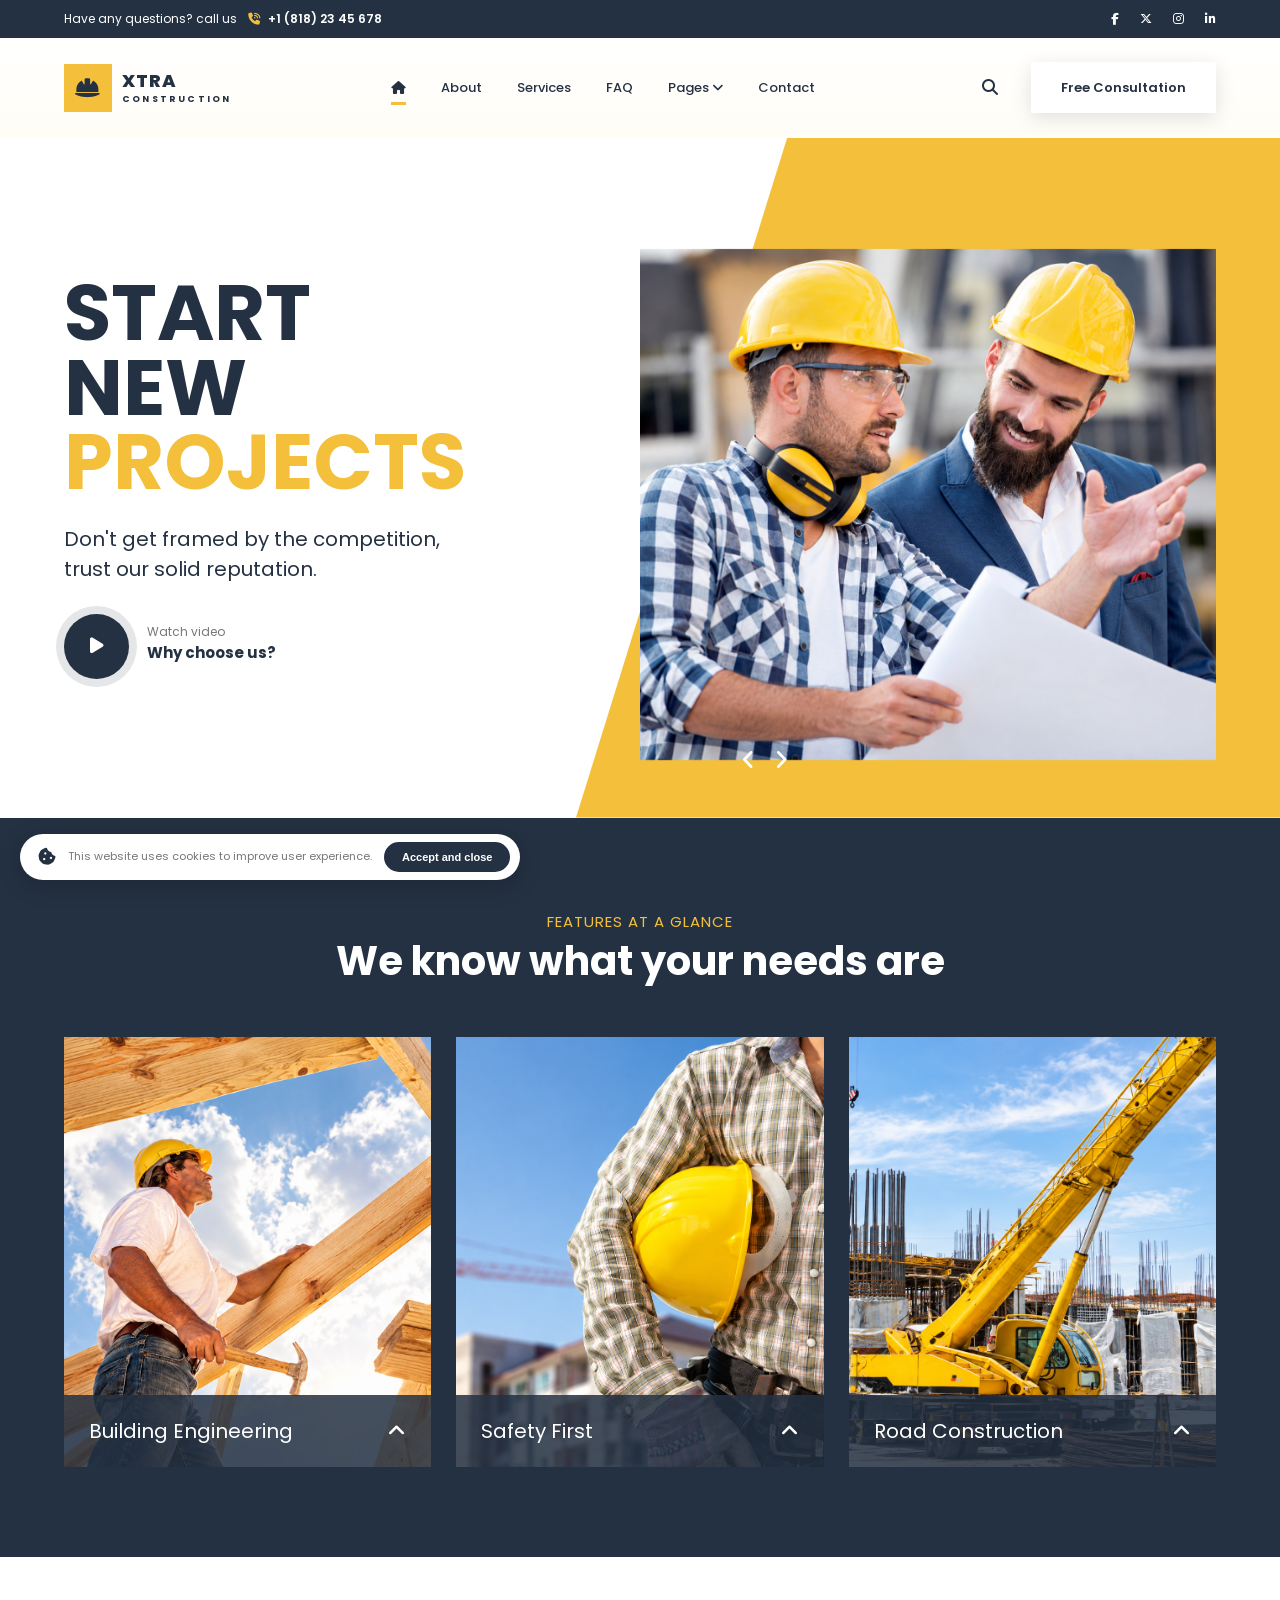
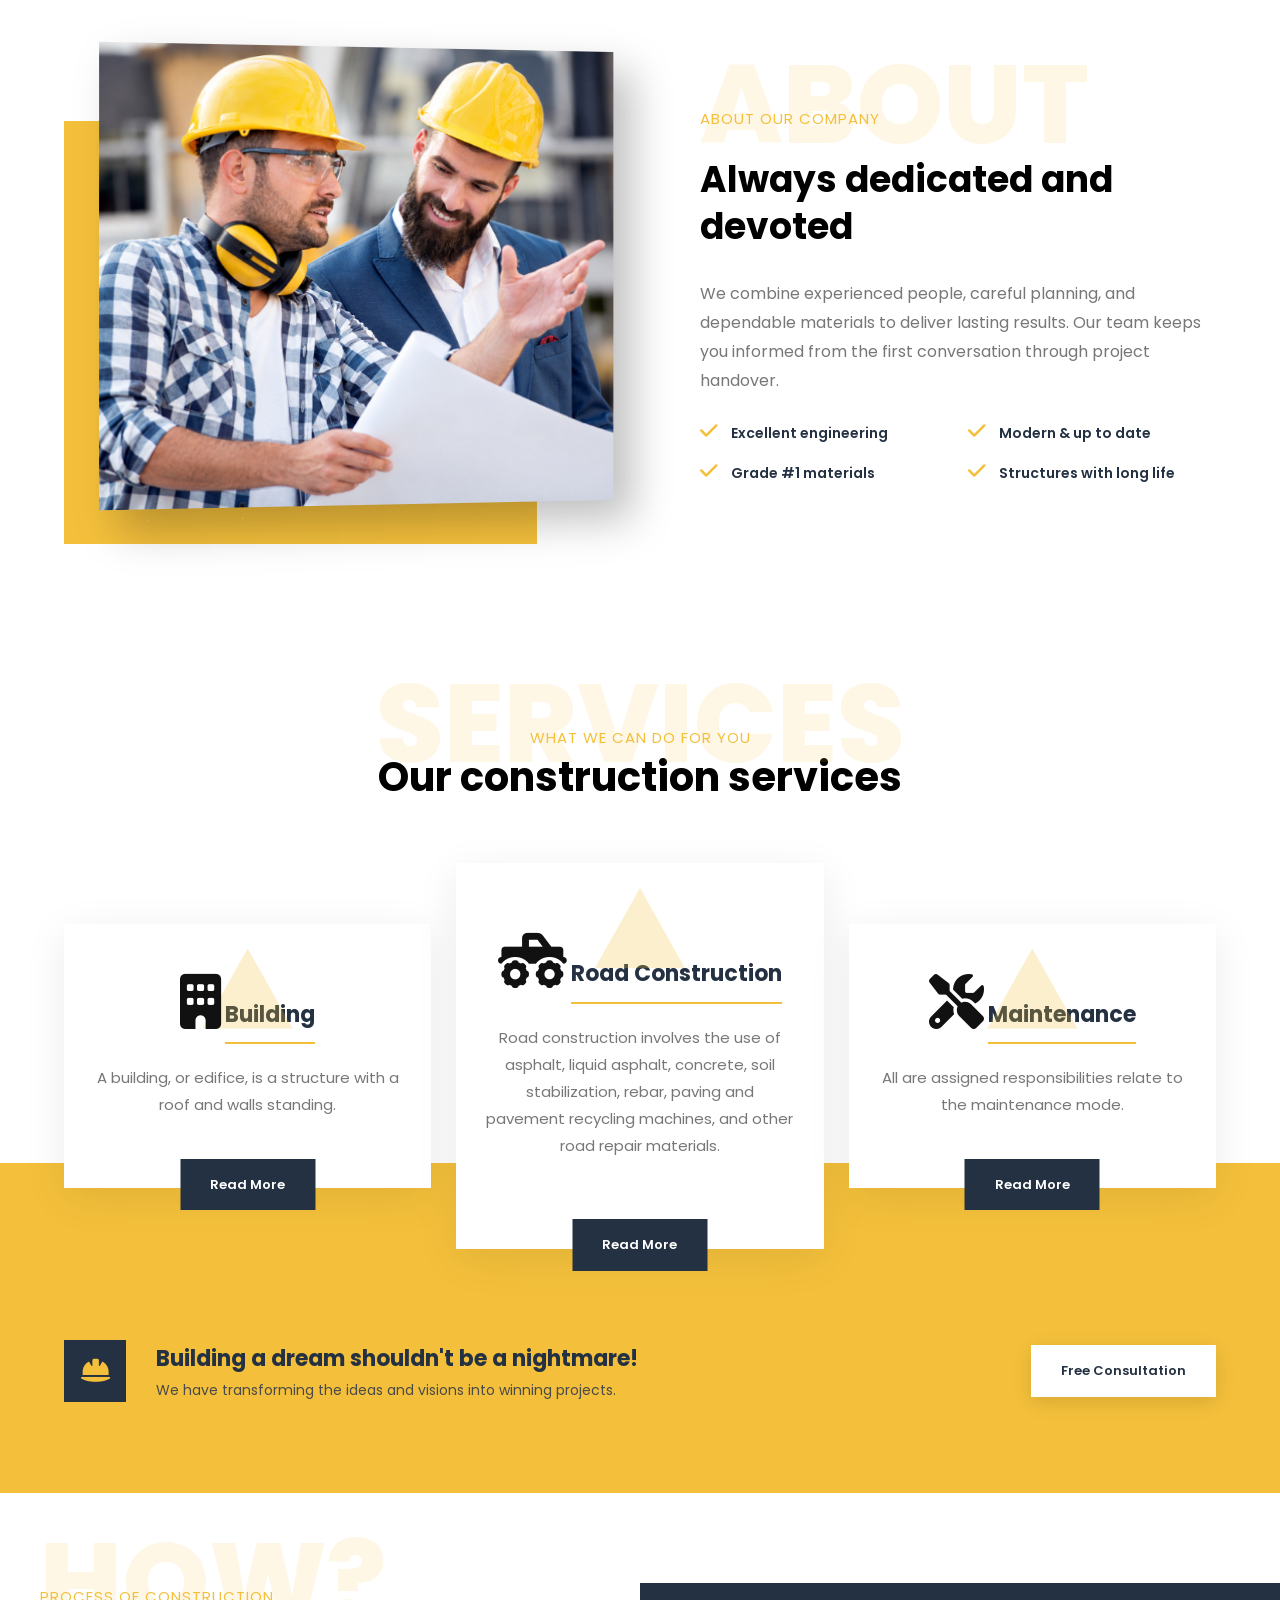
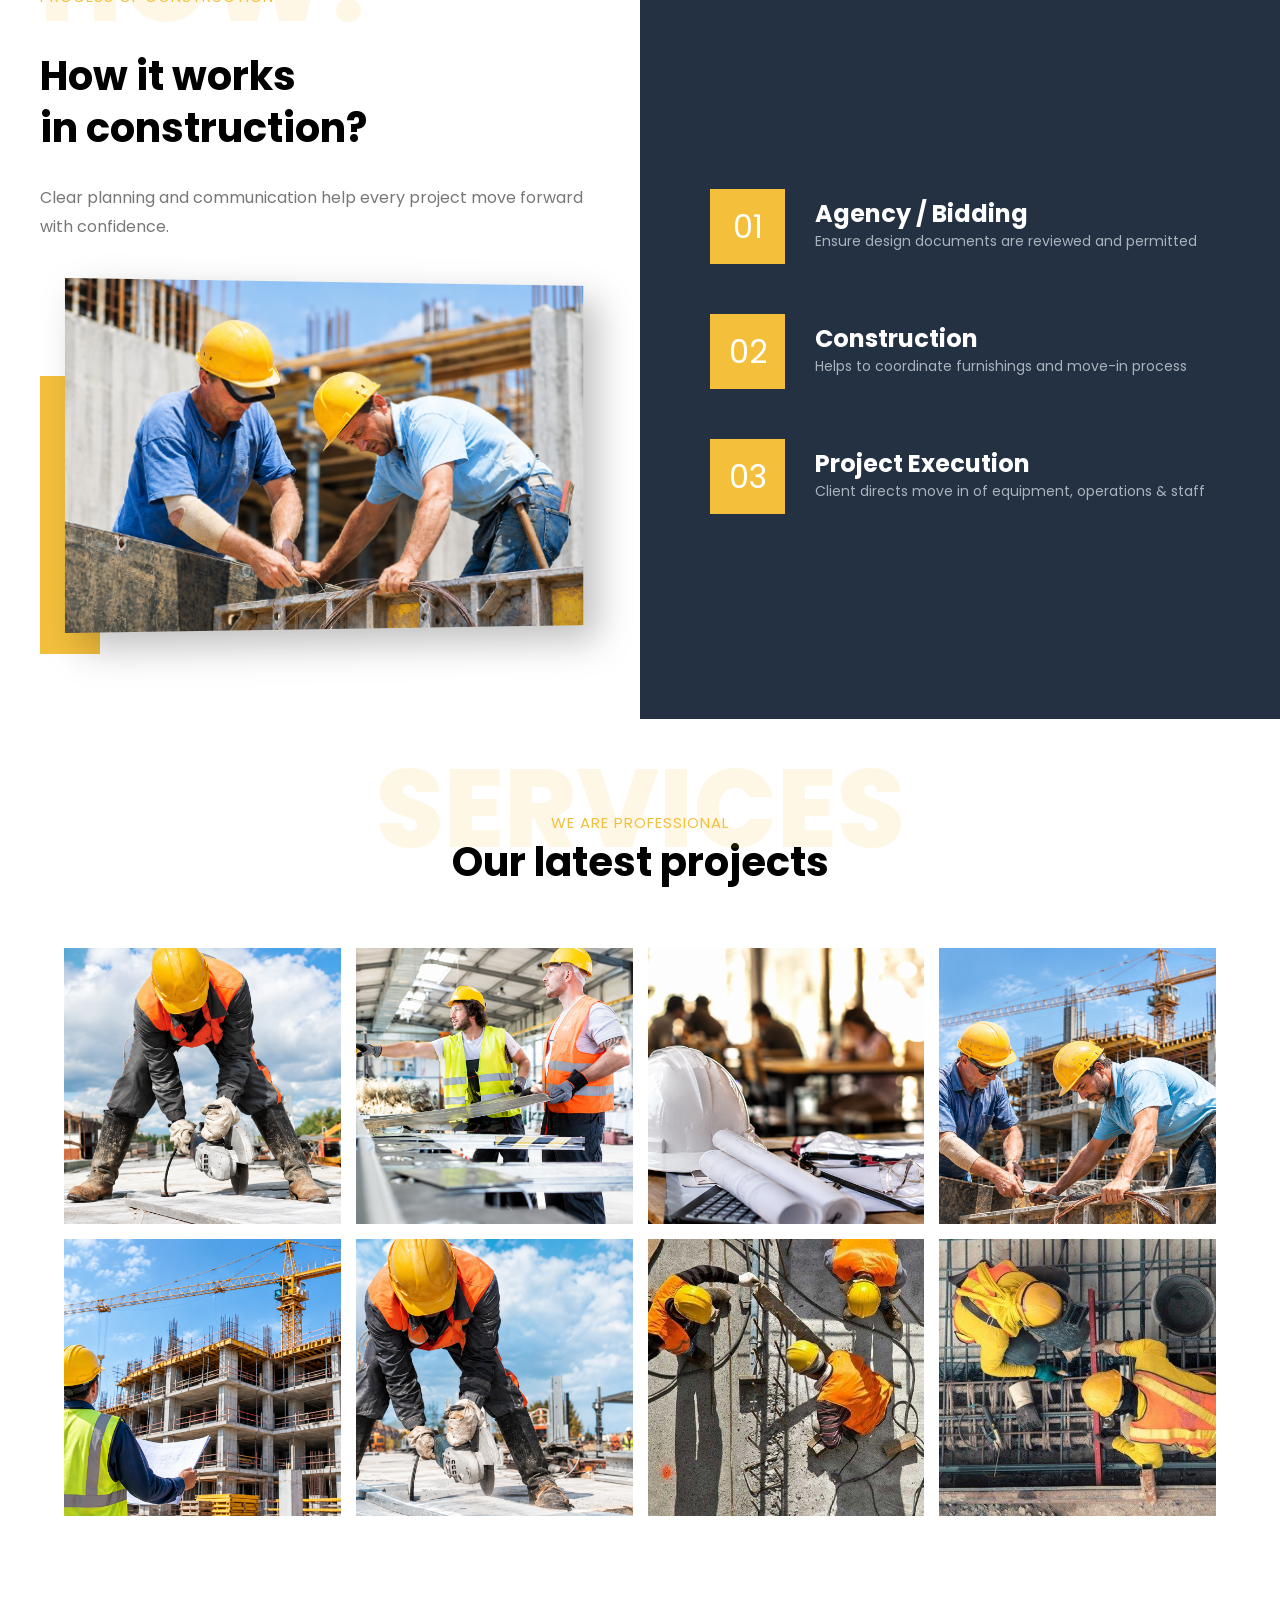
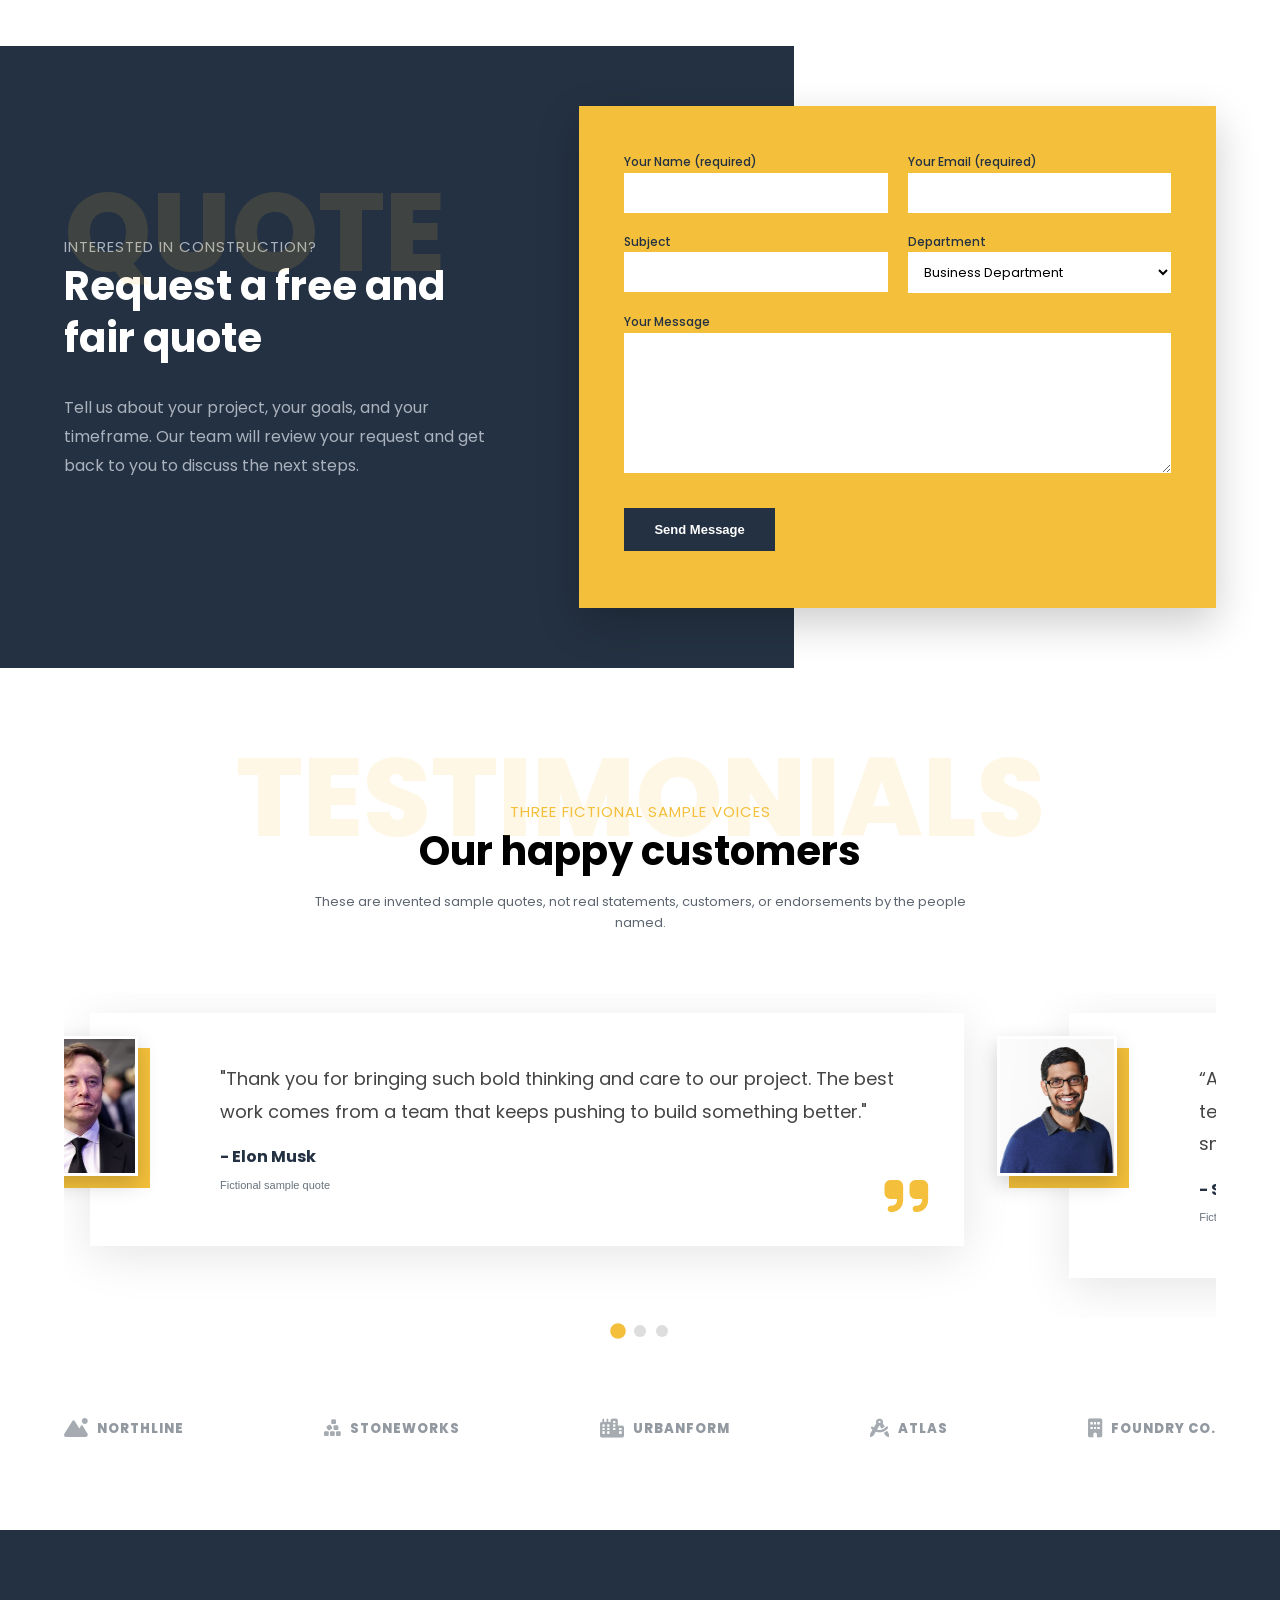
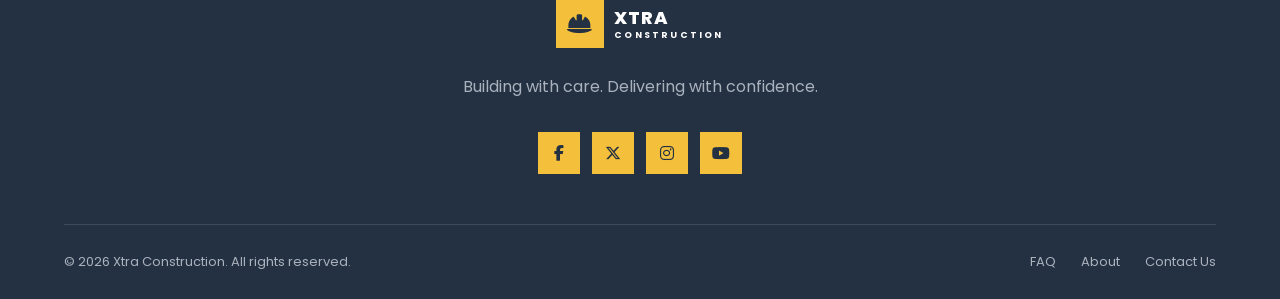
<file: index.html>
<!DOCTYPE html>
<html lang="en">
<head>
  <meta charset="UTF-8">
  <meta name="viewport" content="width=device-width, initial-scale=1.0">
  <title>Construction 2 – Building and Maintenance</title>
  <link rel="stylesheet" href="https://cdnjs.cloudflare.com/ajax/libs/font-awesome/6.4.0/css/all.min.css">
  <link href="https://fonts.googleapis.com/css2?family=Poppins:wght@400;500;600;700;800&display=swap" rel="stylesheet">
  <link rel="stylesheet" href="style.css">
</head>
<body>

  <!-- ===== TOP BAR ===== -->
  <div class="topbar">
    <div class="container topbar-flex">
      <p>Have any questions? call us <a href="tel:0018182345678"><i class="fa-solid fa-phone-volume"></i> +1 (818) 23 45 678</a></p>
      <div class="social" aria-hidden="true">
        <span aria-label="Facebook"><i class="fa-brands fa-facebook-f"></i></span>
        <span aria-label="X"><i class="fa-brands fa-x-twitter"></i></span>
        <span aria-label="Instagram"><i class="fa-brands fa-instagram"></i></span>
        <span aria-label="LinkedIn"><i class="fa-brands fa-linkedin-in"></i></span>
      </div>
    </div>
  </div>

  <!-- ===== HEADER ===== -->
  <header class="header" id="header">
    <div class="container header-flex">
      <a href="#home" class="brand-logo" aria-label="Xtra Construction home">
        <span class="brand-logo-mark"><i class="fa-solid fa-helmet-safety"></i></span>
        <span>XTRA<strong>CONSTRUCTION</strong></span>
      </a>

      <ul class="menu" id="menu">
        <li><a href="#home" class="active"><i class="fa-solid fa-house"></i></a></li>
        <li><a href="about.html">About</a></li>
        <li><a href="services.html">Services</a></li>
        <li><a href="faq.html">FAQ</a></li>
        <li class="dropdown">
          <a href="#" aria-expanded="false">Pages <i class="fa-solid fa-angle-down"></i></a>
          <ul class="submenu">
            <li><a href="my-account.html">My account</a></li>
          </ul>
        </li>
        <li><a href="#quote">Contact</a></li>
      </ul>

      <div class="header-right">
        <button id="searchBtn" type="button" aria-label="Open search"><i class="fa-solid fa-magnifying-glass"></i></button>
        <a href="#quote" class="btn white">Free Consultation</a>
        <button id="menuBtn" type="button" aria-label="Open navigation menu" aria-controls="menu" aria-expanded="false"><i class="fa-solid fa-bars"></i></button>
      </div>
    </div>
  </header>

  <!-- ===== SEARCH POPUP ===== -->
  <div class="search-box" id="searchBox">
    <button class="popup-close" id="searchClose" type="button" aria-label="Close search">&times;</button>
    <input type="text" placeholder="Type keyword to search ...">
    <p>Trending searches: place, silence, create, logo, like</p>
  </div>

  <!-- ===== VIDEO POPUP ===== -->
  <div class="video-modal" id="videoModal">
    <button class="popup-close" id="videoClose" type="button" aria-label="Close video">&times;</button>
    <div class="video-box">
      <iframe id="videoFrame" src="" allowfullscreen></iframe>
    </div>
  </div>

  <!-- ===== HERO ===== -->
  <section class="hero" id="home">
    <div class="hero-shape"></div>

    <!-- slide 1 -->
    <div class="slide active">
      <div class="container slide-flex">
        <div class="hero-text">
          <h1>START<br>NEW<br><span>PROJECTS</span></h1>
          <p>Don't get framed by the competition,<br>trust our solid reputation.</p>
          <div class="watch" id="watchBtn">
            <button class="play"><i class="fa-solid fa-play"></i></button>
            <div>
              <small>Watch video</small>
              <strong>Why choose us?</strong>
            </div>
          </div>
        </div>
        <img class="hero-img" src="images/about.png" alt="Construction professionals reviewing a building project">
      </div>
    </div>

    <!-- slide 2 -->
    <div class="slide">
      <div class="container slide-flex">
        <div class="hero-text">
          <h1>We'll get it done,<br>like us there<br><span>are none</span></h1>
          <p>Committed to superior quality and results</p>
          <a href="#quote" class="btn navy">Free Consultation</a>
        </div>
        <img class="hero-img" src="images/hero-1.png" alt="Construction worker">
      </div>
    </div>

    <div class="hero-arrows">
      <button id="prev"><i class="fa-solid fa-angle-left"></i></button>
      <button id="next"><i class="fa-solid fa-angle-right"></i></button>
    </div>
  </section>

  <!-- ===== FEATURES ===== -->
  <section class="features">
    <div class="container">
      <p class="small-title">FEATURES AT A GLANCE</p>
      <h2 class="title white">We know what your needs are</h2>

      <div class="feature-row">

        <div class="feature-card reveal">
          <img src="images/feature-1.png" alt="Building Engineering">
          <div class="caption"><span>Building Engineering</span><i class="fa-solid fa-angle-up"></i></div>
          <div class="feature-info">
            <h3>Building Engineering</h3>
            <p>Our engineers bring design, construction, assessment, and maintenance together to create buildings that work well over time.</p>
            <a href="#services" class="btn white">Learn More ...</a>
          </div>
        </div>

        <div class="feature-card reveal">
          <img src="images/feature-2.png" alt="Safety First">
          <div class="caption"><span>Safety First</span><i class="fa-solid fa-angle-up"></i></div>
          <div class="feature-info">
            <h3>Safety First</h3>
            <p>Our teams follow clear site procedures and use the right protective equipment to keep people safe throughout the build.</p>
            <a href="#services" class="btn white">Learn More ...</a>
          </div>
        </div>

        <div class="feature-card reveal">
          <img src="images/feature-3.png" alt="Road Construction">
          <div class="caption"><span>Road Construction</span><i class="fa-solid fa-angle-up"></i></div>
          <div class="feature-info">
            <h3>Road Construction</h3>
            <p>We prepare stable foundations and durable surfaces for road projects, using a process suited to the location and conditions.</p>
            <a href="#services" class="btn white">Learn More ...</a>
          </div>
        </div>

      </div>
    </div>
  </section>

  <!-- ===== ABOUT ===== -->
  <section class="about" id="about">
    <div class="container about-flex">
      <div class="about-img reveal from-left">
        <img src="images/about.png" alt="About company">
      </div>

      <div class="about-text reveal from-right">
        <div class="heading-wrap" data-text="ABOUT">
          <p class="small-title left">ABOUT OUR COMPANY</p>
          <h2 class="title left">Always dedicated and devoted</h2>
        </div>
        <p>We combine experienced people, careful planning, and dependable materials to deliver lasting results. Our team keeps you informed from the first conversation through project handover.</p>
        <ul class="tick-list">
          <li><i class="fa-solid fa-check"></i> Excellent engineering</li>
          <li><i class="fa-solid fa-check"></i> Modern &amp; up to date</li>
          <li><i class="fa-solid fa-check"></i> Grade #1 materials</li>
          <li><i class="fa-solid fa-check"></i> Structures with long life</li>
        </ul>
      </div>
    </div>
  </section>

  <!-- ===== SERVICES ===== -->
  <section class="services" id="services">
    <div class="container">
      <div class="heading-wrap center" data-text="SERVICES">
        <p class="small-title">WHAT WE CAN DO FOR YOU</p>
        <h2 class="title">Our construction services</h2>
      </div>

      <div class="service-row">
        <div class="service-card reveal">
          <i class="fa-solid fa-building"></i>
          <h3>Building</h3>
          <p>A building, or edifice, is a structure with a roof and walls standing.</p>
          <a href="#quote" class="btn navy">Read More</a>
        </div>

        <div class="service-card reveal">
          <i class="fa-solid fa-truck-monster"></i>
          <h3>Road Construction</h3>
          <p>Road construction involves the use of asphalt, liquid asphalt, concrete, soil stabilization, rebar, paving and pavement recycling machines, and other road repair materials.</p>
          <a href="#quote" class="btn navy">Read More</a>
        </div>

        <div class="service-card reveal">
          <i class="fa-solid fa-screwdriver-wrench"></i>
          <h3>Maintenance</h3>
          <p>All are assigned responsibilities relate to the maintenance mode.</p>
          <a href="#quote" class="btn navy">Read More</a>
        </div>
      </div>

      <!-- call to action -->
      <div class="cta reveal">
        <i class="fa-solid fa-helmet-safety"></i>
        <div class="cta-text">
          <h3><span>Building a dream</span> shouldn't be a nightmare!</h3>
          <p>We have transforming the ideas and visions into winning projects.</p>
        </div>
        <a href="#quote" class="btn white">Free Consultation</a>
      </div>
    </div>
  </section>

  <!-- ===== PROCESS ===== -->
  <section class="process">
    <div class="process-grid">

      <div class="process-left">
        <div class="heading-wrap" data-text="HOW?">
          <p class="small-title left">PROCESS OF CONSTRUCTION</p>
          <h2 class="title left">How it works<br>in construction?</h2>
        </div>
        <p>Clear planning and communication help every project move forward with confidence.</p>
        <div class="process-img reveal from-left">
          <img src="images/process.png" alt="Process">
        </div>
      </div>

      <div class="process-right">
        <div class="step reveal">
          <span class="num">01</span>
          <div><h3>Agency / Bidding</h3><p>Ensure design documents are reviewed and permitted</p></div>
        </div>
        <div class="step reveal">
          <span class="num">02</span>
          <div><h3>Construction</h3><p>Helps to coordinate furnishings and move-in process</p></div>
        </div>
        <div class="step reveal">
          <span class="num">03</span>
          <div><h3>Project Execution</h3><p>Client directs move in of equipment, operations &amp; staff</p></div>
        </div>
      </div>

    </div>
  </section>

  <!-- ===== PROJECTS ===== -->
  <section class="projects">
    <div class="container">
      <div class="heading-wrap center" data-text="SERVICES">
        <p class="small-title">WE ARE PROFESSIONAL</p>
        <h2 class="title">Our latest projects</h2>
      </div>

      <div class="project-grid">
        <a href="#quote" class="project reveal" aria-label="Ask about the Riverview Green Building project"><img src="images/project-riverview.png" alt="Riverview green building"><div class="overlay"><span class="link-icon"><i class="fa-solid fa-arrow-up-right-from-square"></i></span><h4>Riverview Green Building</h4><p>Building, Road Construction</p></div></a>
        <a href="#quote" class="project reveal" aria-label="Ask about The Langham Hotel project"><img src="images/project-langham.png" alt="The Langham Hotel construction project"><div class="overlay"><span class="link-icon"><i class="fa-solid fa-arrow-up-right-from-square"></i></span><h4>The Langham Hotel</h4><p>Building, Construction</p></div></a>
        <a href="#quote" class="project reveal" aria-label="Ask about the Villa Rustica renovation"><img src="images/project-villa.png" alt="Villa Rustica renovation"><div class="overlay"><span class="link-icon"><i class="fa-solid fa-arrow-up-right-from-square"></i></span><h4>Villa Rustica Renovation</h4><p>Construction, Road Construction</p></div></a>
        <a href="#quote" class="project reveal" aria-label="Ask about the Land Rustica renovation"><img src="images/project-land.png" alt="Land Rustica renovation"><div class="overlay"><span class="link-icon"><i class="fa-solid fa-arrow-up-right-from-square"></i></span><h4>Land Rustica Renovation</h4><p>Building, Maintenance</p></div></a>
        <a href="#quote" class="project reveal" aria-label="Ask about the kitchen and living room project"><img src="images/project-kitchen.png" alt="Kitchen and living room renovation"><div class="overlay"><span class="link-icon"><i class="fa-solid fa-arrow-up-right-from-square"></i></span><h4>Kitchen And Living Room</h4><p>Architecture, Building</p></div></a>
        <a href="#quote" class="project reveal" aria-label="Ask about the House Under The Palms project"><img src="images/project-palms.png" alt="House under the palms"><div class="overlay"><span class="link-icon"><i class="fa-solid fa-arrow-up-right-from-square"></i></span><h4>House Under The Palms</h4><p>Construction, Road Construction</p></div></a>
        <a href="#quote" class="project reveal" aria-label="Ask about the Green House project"><img src="images/project-green.jpg" alt="Green house construction"><div class="overlay"><span class="link-icon"><i class="fa-solid fa-arrow-up-right-from-square"></i></span><h4>Green House</h4><p>Construction, Road Construction</p></div></a>
        <a href="#quote" class="project reveal" aria-label="Ask about the interior renovation project"><img src="images/project-inside.jpg" alt="Interior renovation project"><div class="overlay"><span class="link-icon"><i class="fa-solid fa-arrow-up-right-from-square"></i></span><h4>Inside renovation</h4><p>Construction, Road Construction</p></div></a>
      </div>
    </div>
  </section>

  <!-- ===== QUOTE ===== -->
  <section class="quote" id="quote">
    <div class="container quote-flex">

      <div class="quote-text reveal from-left">
        <div class="heading-wrap" data-text="QUOTE">
          <p class="small-title left">INTERESTED IN CONSTRUCTION?</p>
          <h2 class="title left white">Request a free and<br>fair quote</h2>
        </div>
        <p>Tell us about your project, your goals, and your timeframe. Our team will review your request and get back to you to discuss the next steps.</p>
      </div>

      <form class="quote-form reveal from-right" id="quoteForm">
        <div class="form-grid">
          <div>
            <label for="name">Your Name (required)</label>
            <input type="text" id="name" required>
          </div>
          <div>
            <label for="email">Your Email (required)</label>
            <input type="email" id="email" required>
          </div>
          <div>
            <label for="subject">Subject</label>
            <input type="text" id="subject">
          </div>
          <div>
            <label for="department">Department</label>
            <select id="department">
              <option>Business Department</option>
              <option>Personal Department</option>
              <option>Support Department</option>
              <option>Others</option>
            </select>
          </div>
          <div class="full">
            <label for="message">Your Message</label>
            <textarea id="message" rows="6"></textarea>
          </div>
        </div>
        <button type="submit" class="btn navy">Send Message</button>
        <p id="formMsg" role="status" aria-live="polite"></p>
      </form>

    </div>
  </section>

  <!-- ===== TESTIMONIALS ===== -->
  <section class="testimonials">
    <div class="container">
      <div class="heading-wrap center" data-text="TESTIMONIALS">
        <p class="small-title">THREE FICTIONAL SAMPLE VOICES</p>
        <h2 class="title">Our happy customers</h2>
        <p class="testimonial-disclaimer">These are invented sample quotes, not real statements, customers, or endorsements by the people named.</p>
      </div>

      <div class="testi-wrap">
        <div class="testi-track" id="testiTrack">

          <div class="testi-slide">
            <div class="testi-card">
              <div class="testi-photo">
                <img src="images/musk.jpg" alt="Elon Musk">
              </div>
              <div class="testi-body">
                <p>"Thank you for bringing such bold thinking and care to our project. The best work comes from a team that keeps pushing to build something better."</p>
                <h5>- Elon Musk <span>Fictional sample quote</span></h5>
              </div>
              <i class="fa-solid fa-quote-right quote-mark"></i>
            </div>
          </div>

          <div class="testi-slide">
            <div class="testi-card">
              <div class="testi-photo">
                <img src="images/pichai.jpg" alt="Sundar Pichai">
              </div>
              <div class="testi-body">
                <p>“AI is most useful when it helps people solve real problems. I appreciate the team's thoughtful use of technology to make planning and building smarter.”</p>
                <h5>- Sundar Pichai <span>Fictional sample quote</span></h5>
              </div>
              <i class="fa-solid fa-quote-right quote-mark"></i>
            </div>
          </div>

          <div class="testi-slide">
            <div class="testi-card">
              <div class="testi-photo">
                <img src="images/shah.webp" alt="Shah Rukh Khan">
              </div>
              <div class="testi-body">
                <p>"A lasting creation begins with a clear vision and a team that cares about every detail. It is wonderful to see thoughtful work brought to life."</p>
                <h5>- Shah Rukh Khan <span>Fictional sample quote</span></h5>
              </div>
              <i class="fa-solid fa-quote-right quote-mark"></i>
            </div>
          </div>

        </div>
      </div>

      <div class="testi-dots" id="testiDots">
        <span class="active"></span><span></span><span></span>
      </div>

      <div class="logos partner-wordmarks" aria-label="Construction partners">
        <span><i class="fa-solid fa-mountain-sun"></i> NORTHLINE</span>
        <span><i class="fa-solid fa-cubes-stacked"></i> STONEWORKS</span>
        <span><i class="fa-solid fa-city"></i> URBANFORM</span>
        <span><i class="fa-solid fa-compass-drafting"></i> ATLAS</span>
        <span><i class="fa-solid fa-building"></i> FOUNDRY CO.</span>
      </div>
    </div>
  </section>

  <!-- ===== FOOTER ===== -->
  <footer class="footer">
    <div class="container">
      <a href="#home" class="brand-logo" aria-label="Xtra Construction home">
        <span class="brand-logo-mark"><i class="fa-solid fa-helmet-safety"></i></span>
        <span>XTRA<strong>CONSTRUCTION</strong></span>
      </a>
      <p class="footer-text">Building with care. Delivering with confidence.</p>

      <div class="footer-social" aria-hidden="true">
        <span aria-label="Facebook"><i class="fa-brands fa-facebook-f"></i></span>
        <span aria-label="X"><i class="fa-brands fa-x-twitter"></i></span>
        <span aria-label="Instagram"><i class="fa-brands fa-instagram"></i></span>
        <span aria-label="YouTube"><i class="fa-brands fa-youtube"></i></span>
      </div>

      <div class="footer-bottom">
        <p>&copy; 2026 Xtra Construction. All rights reserved.</p>
        <div class="footer-links">
          <a href="faq.html">FAQ</a>
          <a href="about.html">About</a>
          <a href="#quote">Contact Us</a>
        </div>
      </div>
    </div>
  </footer>

  <!-- cookie box -->
  <div class="cookie" id="cookie">
    <i class="fa-solid fa-cookie-bite"></i>
    <span>This website uses cookies to improve user experience.</span>
    <button id="cookieBtn">Accept and close</button>
  </div>

  <!-- back to top -->
  <button id="topBtn"><i class="fa-solid fa-arrow-up"></i></button>

  <script src="script.js"></script>
</body>
</html>
</file>
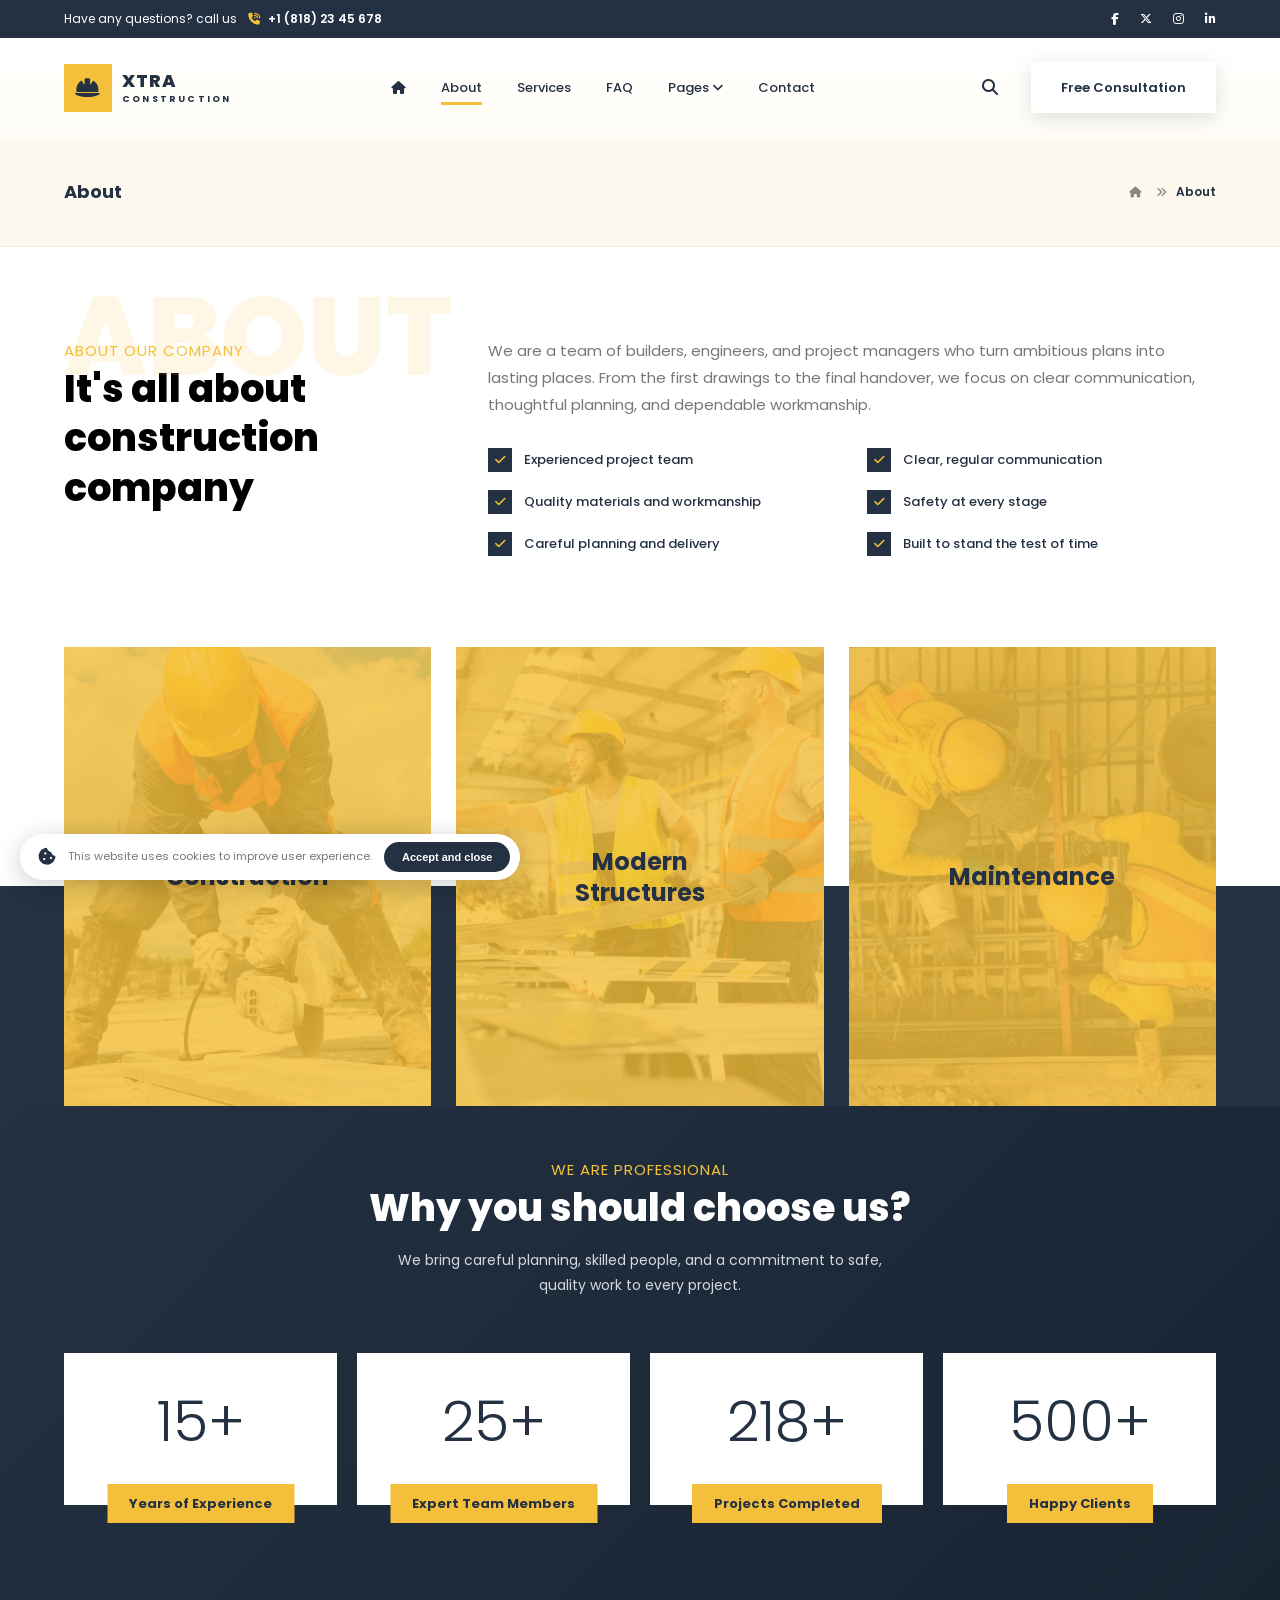
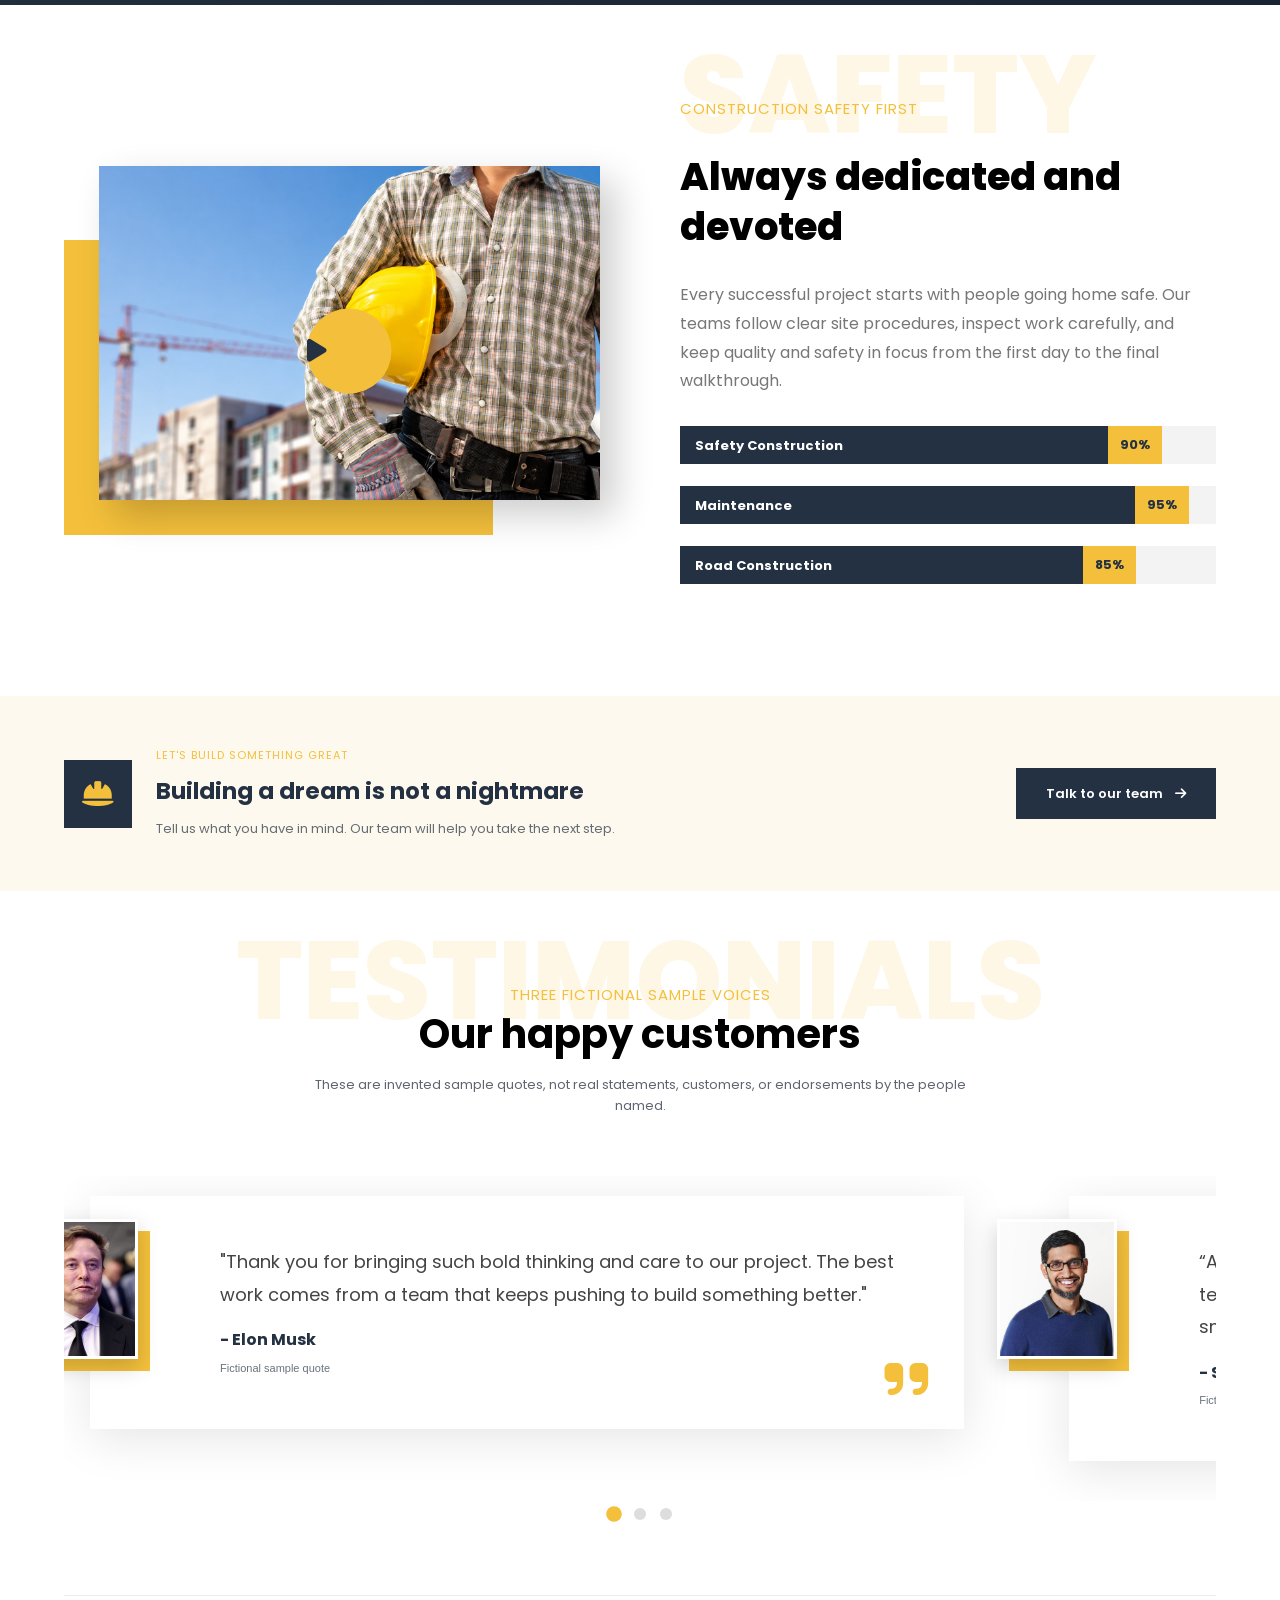
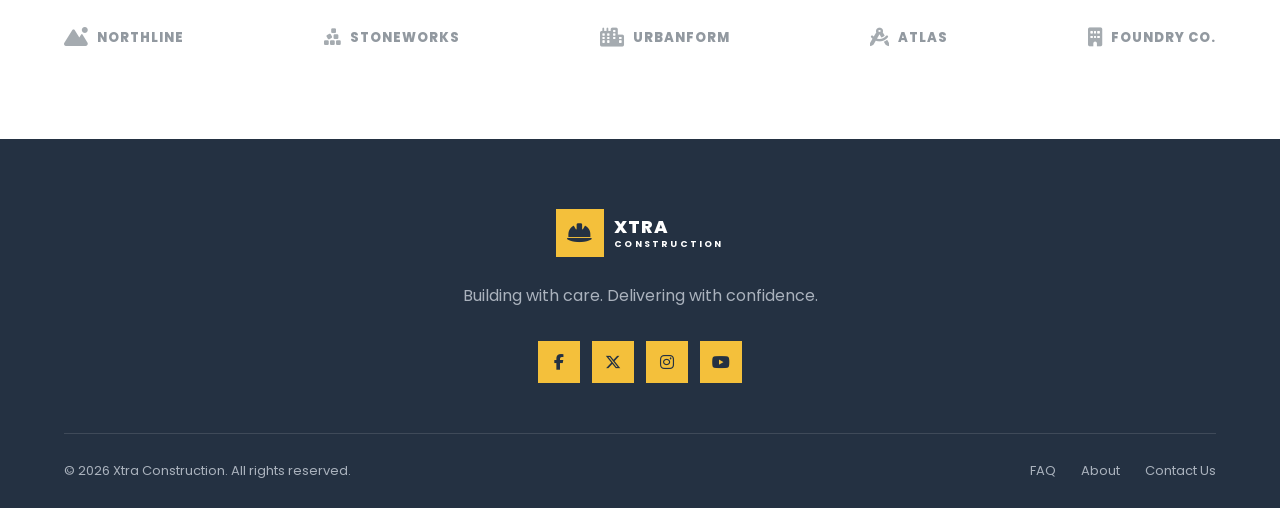
<file: about.html>
<!DOCTYPE html>
<html lang="en">
<head>
  <meta charset="UTF-8">
  <meta name="viewport" content="width=device-width, initial-scale=1.0">
  <title>About – Construction 2</title>
  <link rel="stylesheet" href="https://cdnjs.cloudflare.com/ajax/libs/font-awesome/6.4.0/css/all.min.css">
  <link href="https://fonts.googleapis.com/css2?family=Poppins:wght@300;400;500;600;700;800&display=swap" rel="stylesheet">
  <link rel="stylesheet" href="style.css">
  <link rel="stylesheet" href="about.css">
</head>
<body class="about-page">

  <!-- top bar -->
  <div class="topbar">
    <div class="container topbar-flex">
      <p>Have any questions? call us <a href="tel:0018182345678"><i class="fa-solid fa-phone-volume"></i> +1 (818) 23 45 678</a></p>
      <div class="social" aria-hidden="true">
        <span aria-label="Facebook"><i class="fa-brands fa-facebook-f"></i></span>
        <span aria-label="X"><i class="fa-brands fa-x-twitter"></i></span>
        <span aria-label="Instagram"><i class="fa-brands fa-instagram"></i></span>
        <span aria-label="LinkedIn"><i class="fa-brands fa-linkedin-in"></i></span>
      </div>
    </div>
  </div>

  <!-- header -->
  <header class="header" id="header">
    <div class="container header-flex">
      <a href="index.html" class="brand-logo" aria-label="Xtra Construction home">
        <span class="brand-logo-mark"><i class="fa-solid fa-helmet-safety"></i></span>
        <span>XTRA<strong>CONSTRUCTION</strong></span>
      </a>

      <ul class="menu" id="menu">
        <li><a href="index.html"><i class="fa-solid fa-house"></i></a></li>
        <li><a href="about.html" class="active">About</a></li>
        <li><a href="services.html">Services</a></li>
        <li><a href="faq.html">FAQ</a></li>
        <li class="dropdown">
          <a href="#" aria-expanded="false">Pages <i class="fa-solid fa-angle-down"></i></a>
          <ul class="submenu">
            <li><a href="my-account.html">My account</a></li>
          </ul>
        </li>
        <li><a href="index.html#quote">Contact</a></li>
      </ul>

      <div class="header-right">
        <button id="searchBtn" type="button" aria-label="Open search"><i class="fa-solid fa-magnifying-glass"></i></button>
        <a href="index.html#quote" class="btn white">Free Consultation</a>
        <button id="menuBtn" type="button" aria-label="Open navigation menu" aria-controls="menu" aria-expanded="false">
          <i class="fa-solid fa-bars"></i>
        </button>
      </div>
    </div>
  </header>

  <!-- search popup -->
  <div class="search-box" id="searchBox">
    <button class="popup-close" id="searchClose" type="button" aria-label="Close search">&times;</button>
    <input type="text" placeholder="Type keyword to search ...">
    <p>Trending searches: place, silence, create, logo, like</p>
  </div>

  <!-- video popup -->
  <div class="video-modal" id="videoModal">
    <button class="popup-close" id="videoClose" type="button" aria-label="Close video">&times;</button>
    <div class="video-box">
      <iframe id="videoFrame" src="" allowfullscreen></iframe>
    </div>
  </div>

  <!-- page title banner -->
  <div class="page-banner">
    <div class="container banner-flex">
      <h1>About</h1>
      <div class="breadcrumb">
        <a href="index.html"><i class="fa-solid fa-house"></i></a>
        <i class="fa-solid fa-angles-right"></i>
        <span>About</span>
      </div>
    </div>
  </div>

  <!-- about intro -->
  <section class="about-intro">
    <div class="container intro-grid">
      <div class="heading-wrap reveal from-left" data-text="ABOUT">
        <p class="small-title left">ABOUT OUR COMPANY</p>
        <h2 class="title left big">It's all about construction company</h2>
      </div>

      <div class="intro-text reveal from-right">
        <p>We are a team of builders, engineers, and project managers who turn ambitious plans into lasting places. From the first drawings to the final handover, we focus on clear communication, thoughtful planning, and dependable workmanship.</p>

        <ul class="check-list">
          <li><span class="check-box"><i class="fa-solid fa-check"></i></span> Experienced project team</li>
          <li><span class="check-box"><i class="fa-solid fa-check"></i></span> Clear, regular communication</li>
          <li><span class="check-box"><i class="fa-solid fa-check"></i></span> Quality materials and workmanship</li>
          <li><span class="check-box"><i class="fa-solid fa-check"></i></span> Safety at every stage</li>
          <li><span class="check-box"><i class="fa-solid fa-check"></i></span> Careful planning and delivery</li>
          <li><span class="check-box"><i class="fa-solid fa-check"></i></span> Built to stand the test of time</li>
        </ul>
      </div>
    </div>
  </section>

  <!-- 3 image tiles -->
  <section class="about-tiles">
    <div class="container tiles-grid">
      <a href="services.html" class="tile reveal">
        <img src="images/project-riverview.png" alt="Modern commercial construction project">
        <div class="tile-overlay"><h3>Construction</h3></div>
        <span class="diamond"></span><span class="more">More<br>details</span>
      </a>
      <a href="services.html" class="tile reveal">
        <img src="images/project-langham.png" alt="Contemporary building with modern architecture">
        <div class="tile-overlay"><h3>Modern<br>Structures</h3></div>
        <span class="diamond"></span><span class="more">More<br>details</span>
      </a>
      <a href="services.html" class="tile reveal">
        <img src="images/project-inside.jpg" alt="Interior renovation and finishing work">
        <div class="tile-overlay"><h3>Maintenance</h3></div>
        <span class="diamond"></span><span class="more">More<br>details</span>
      </a>
    </div>
  </section>

  <!-- counters -->
  <section class="counters navy-bg">
    <div class="container">
      <div class="counter-intro reveal">
        <p class="small-title left">WE ARE PROFESSIONAL</p>
        <h2 class="title left big white">Why you should choose us?</h2>
        <p>We bring careful planning, skilled people, and a commitment to safe, quality work to every project.</p>
      </div>
      <div class="counter-row">
        <div class="counter-box reveal">
          <span class="counter-num"><span class="counter" data-target="25" data-suffix="+">0</span></span>
          <span class="counter-label">Years of Experience</span>
        </div>
        <div class="counter-box reveal">
          <span class="counter-num"><span class="counter" data-target="40" data-suffix="+">0</span></span>
          <span class="counter-label">Expert Team Members</span>
        </div>
        <div class="counter-box reveal">
          <span class="counter-num"><span class="counter" data-target="350" data-suffix="+">0</span></span>
          <span class="counter-label">Projects Completed</span>
        </div>
        <div class="counter-box reveal">
          <span class="counter-num"><span class="counter" data-target="800" data-suffix="+">0</span></span>
          <span class="counter-label">Happy Clients</span>
        </div>
      </div>
    </div>
  </section>

  <!-- safety first -->
  <section class="safety">
    <div class="container safety-grid">
      <div class="safety-img reveal from-left">
        <img src="images/feature-2.png" alt="Construction team following safe working practices">
        <button class="big-play watch"><i class="fa-solid fa-play"></i></button>
      </div>

      <div class="safety-text reveal from-right">
        <div class="heading-wrap" data-text="SAFETY">
          <p class="small-title left">CONSTRUCTION SAFETY FIRST</p>
          <h2 class="title left big">Always dedicated and devoted</h2>
        </div>
        <p>Every successful project starts with people going home safe. Our teams follow clear site procedures, inspect work carefully, and keep quality and safety in focus from the first day to the final walkthrough.</p>

        <div class="progress">
          <div class="bar"><div class="bar-fill" data-percent="90"><span>Safety Construction</span><b>0%</b></div></div>
          <div class="bar"><div class="bar-fill" data-percent="95"><span>Maintenance</span><b>0%</b></div></div>
          <div class="bar"><div class="bar-fill" data-percent="85"><span>Road Construction</span><b>0%</b></div></div>
        </div>
      </div>
    </div>
  </section>

  <!-- project consultation call to action -->
  <section class="about-cta">
    <div class="container about-cta-inner reveal">
      <span class="about-cta-icon"><i class="fa-solid fa-helmet-safety"></i></span>
      <div>
        <p class="small-title left">LET'S BUILD SOMETHING GREAT</p>
        <h2>Building a dream is not a nightmare</h2>
        <p>Tell us what you have in mind. Our team will help you take the next step.</p>
      </div>
      <a href="index.html#quote" class="btn navy">Talk to our team <i class="fa-solid fa-arrow-right"></i></a>
    </div>
  </section>

  <!-- testimonials -->
  <section class="testimonials">
    <div class="container">
      <div class="heading-wrap center" data-text="TESTIMONIALS">
        <p class="small-title">THREE FICTIONAL SAMPLE VOICES</p>
        <h2 class="title">Our happy customers</h2>
        <p class="testimonial-disclaimer">These are invented sample quotes, not real statements, customers, or endorsements by the people named.</p>
      </div>

      <div class="testi-wrap">
        <div class="testi-track" id="testiTrack">
          <div class="testi-slide">
            <div class="testi-card">
              <div class="testi-photo">
                <img src="images/musk.jpg" alt="Elon Musk">
              </div>
              <div class="testi-body">
                <p>"Thank you for bringing such bold thinking and care to our project. The best work comes from a team that keeps pushing to build something better."</p>
                <h5>- Elon Musk <span>Fictional sample quote</span></h5>
              </div>
              <i class="fa-solid fa-quote-right quote-mark"></i>
            </div>
          </div>
          <div class="testi-slide">
            <div class="testi-card">
              <div class="testi-photo">
                <img src="images/pichai.jpg" alt="Sundar Pichai">
              </div>
              <div class="testi-body">
                <p>“AI is most useful when it helps people solve real problems. I appreciate the team's thoughtful use of technology to make planning and building smarter.”</p>
                <h5>- Sundar Pichai <span>Fictional sample quote</span></h5>
              </div>
              <i class="fa-solid fa-quote-right quote-mark"></i>
            </div>
          </div>
          <div class="testi-slide">
            <div class="testi-card">
              <div class="testi-photo">
                <img src="images/shah.webp" alt="Shah Rukh Khan">
              </div>
              <div class="testi-body">
                <p>"A lasting creation begins with a clear vision and a team that cares about every detail. It is wonderful to see thoughtful work brought to life."</p>
                <h5>- Shah Rukh Khan <span>Fictional sample quote</span></h5>
              </div>
              <i class="fa-solid fa-quote-right quote-mark"></i>
            </div>
          </div>
        </div>
      </div>

      <div class="testi-dots" id="testiDots" aria-label="Choose a customer testimonial">
        <button class="active" type="button" aria-label="Show testimonial 1" aria-current="true"></button>
        <button type="button" aria-label="Show testimonial 2"></button>
        <button type="button" aria-label="Show testimonial 3"></button>
      </div>

      <div class="about-partners" aria-label="Construction partners">
        <span class="partner-wordmark"><i class="fa-solid fa-mountain-sun"></i> NORTHLINE</span>
        <span class="partner-wordmark"><i class="fa-solid fa-cubes-stacked"></i> STONEWORKS</span>
        <span class="partner-wordmark"><i class="fa-solid fa-city"></i> URBANFORM</span>
        <span class="partner-wordmark"><i class="fa-solid fa-compass-drafting"></i> ATLAS</span>
        <span class="partner-wordmark"><i class="fa-solid fa-building"></i> FOUNDRY CO.</span>
      </div>
    </div>
  </section>

  <!-- footer -->
  <footer class="footer">
    <div class="container">
      <a href="index.html" class="brand-logo" aria-label="Xtra Construction home">
        <span class="brand-logo-mark"><i class="fa-solid fa-helmet-safety"></i></span>
        <span>XTRA<strong>CONSTRUCTION</strong></span>
      </a>
      <p class="footer-text">Building with care. Delivering with confidence.</p>
      <div class="footer-social" aria-hidden="true">
        <span aria-label="Facebook"><i class="fa-brands fa-facebook-f"></i></span>
        <span aria-label="X"><i class="fa-brands fa-x-twitter"></i></span>
        <span aria-label="Instagram"><i class="fa-brands fa-instagram"></i></span>
        <span aria-label="YouTube"><i class="fa-brands fa-youtube"></i></span>
      </div>
      <div class="footer-bottom">
        <p>&copy; 2026 Xtra Construction. All rights reserved.</p>
        <div class="footer-links">
          <a href="faq.html">FAQ</a>
          <a href="about.html">About</a>
          <a href="index.html#quote">Contact Us</a>
        </div>
      </div>
    </div>
  </footer>

  <div class="cookie" id="cookie">
    <i class="fa-solid fa-cookie-bite"></i>
    <span>This website uses cookies to improve user experience.</span>
    <button id="cookieBtn">Accept and close</button>
  </div>

  <button id="topBtn"><i class="fa-solid fa-arrow-up"></i></button>

  <script src="about.js"></script>
</body>
</html>
</file>
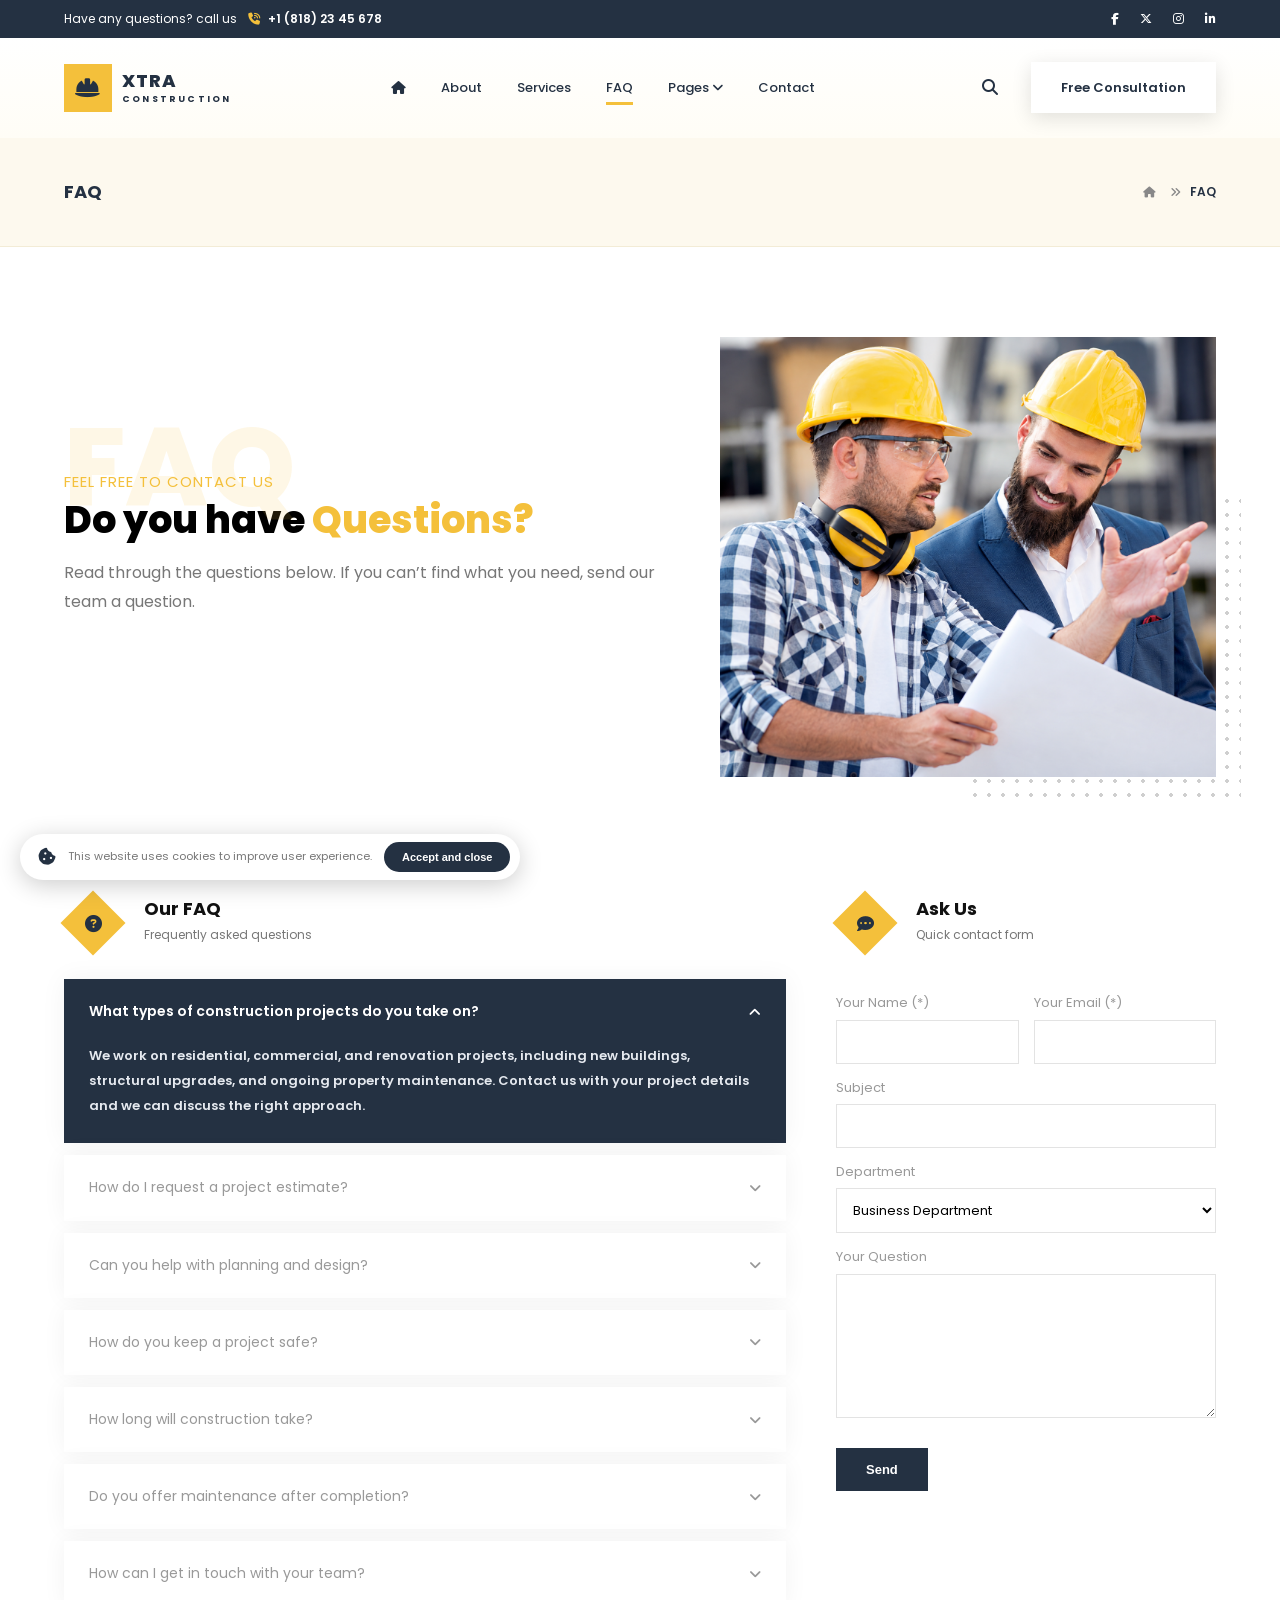
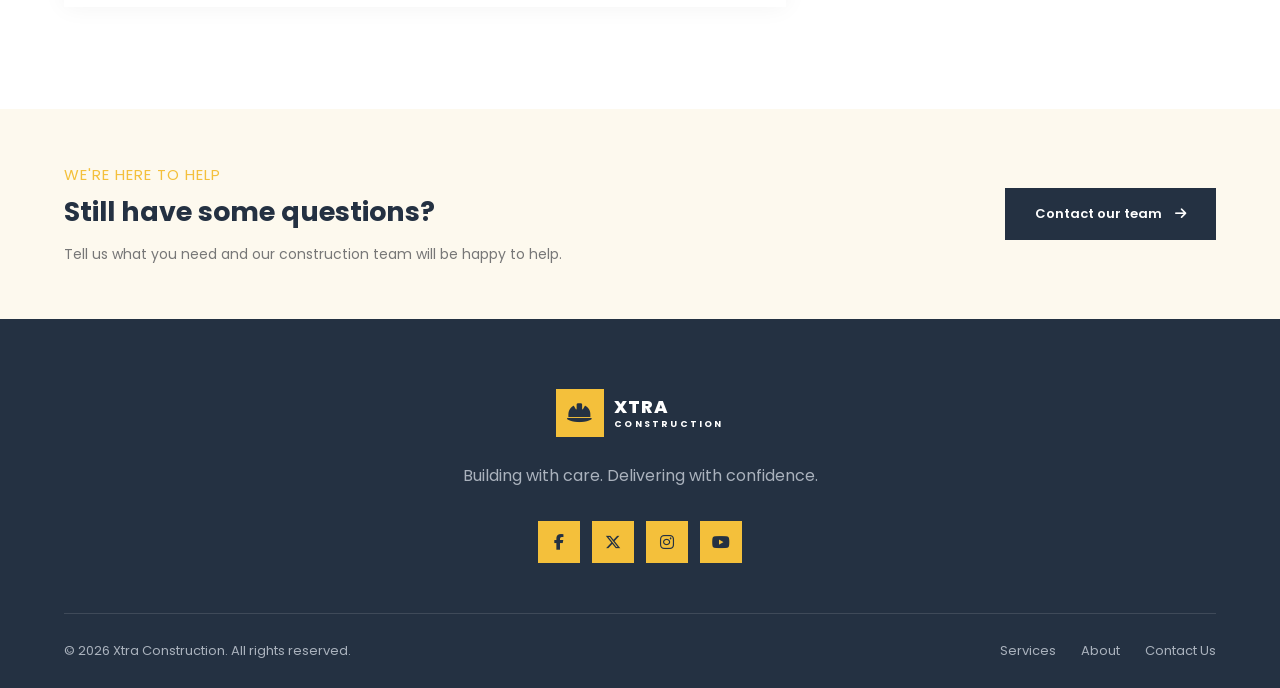
<file: faq.html>
<!DOCTYPE html>
<html lang="en">
<head>
  <meta charset="UTF-8">
  <meta name="viewport" content="width=device-width, initial-scale=1.0">
  <title>FAQ – Construction 2</title>
  <link rel="stylesheet" href="https://cdnjs.cloudflare.com/ajax/libs/font-awesome/6.4.0/css/all.min.css">
  <link href="https://fonts.googleapis.com/css2?family=Poppins:wght@300;400;500;600;700;800&display=swap" rel="stylesheet">
  <link rel="stylesheet" href="style.css">
</head>
<body>

  <!-- top bar -->
  <div class="topbar">
    <div class="container topbar-flex">
      <p>Have any questions? call us <a href="tel:0018182345678"><i class="fa-solid fa-phone-volume"></i> +1 (818) 23 45 678</a></p>
      <div class="social" aria-hidden="true">
        <span aria-label="Facebook"><i class="fa-brands fa-facebook-f"></i></span>
        <span aria-label="X"><i class="fa-brands fa-x-twitter"></i></span>
        <span aria-label="Instagram"><i class="fa-brands fa-instagram"></i></span>
        <span aria-label="LinkedIn"><i class="fa-brands fa-linkedin-in"></i></span>
      </div>
    </div>
  </div>

  <!-- header -->
  <header class="header" id="header">
    <div class="container header-flex">
      <a href="index.html" class="brand-logo" aria-label="Xtra Construction home">
        <span class="brand-logo-mark"><i class="fa-solid fa-helmet-safety"></i></span>
        <span>XTRA<strong>CONSTRUCTION</strong></span>
      </a>

      <ul class="menu" id="menu">
        <li><a href="index.html"><i class="fa-solid fa-house"></i></a></li>
        <li><a href="about.html">About</a></li>
        <li><a href="services.html">Services</a></li>
        <li><a href="faq.html" class="active">FAQ</a></li>
        <li class="dropdown">
          <a href="#" aria-expanded="false">Pages <i class="fa-solid fa-angle-down"></i></a>
          <ul class="submenu">
            <li><a href="my-account.html">My account</a></li>
          </ul>
        </li>
        <li><a href="index.html#quote">Contact</a></li>
      </ul>

      <div class="header-right">
        <button id="searchBtn" type="button" aria-label="Open search"><i class="fa-solid fa-magnifying-glass"></i></button>
        <a href="index.html#quote" class="btn white">Free Consultation</a>
        <button id="menuBtn" type="button" aria-label="Open navigation menu" aria-controls="menu" aria-expanded="false"><i class="fa-solid fa-bars"></i></button>
      </div>
    </div>
  </header>

  <!-- search popup -->
  <div class="search-box" id="searchBox">
    <button class="popup-close" id="searchClose" type="button" aria-label="Close search">&times;</button>
    <input type="text" placeholder="Type keyword to search ...">
    <p>Trending searches: place, silence, create, logo, like</p>
  </div>

  <!-- page title banner -->
  <div class="page-banner">
    <div class="container banner-flex">
      <h1>FAQ</h1>
      <div class="breadcrumb">
        <a href="index.html"><i class="fa-solid fa-house"></i></a>
        <i class="fa-solid fa-angles-right"></i>
        <span>FAQ</span>
      </div>
    </div>
  </div>

  <!-- faq top -->
  <section class="faq-top">
    <div class="container faq-top-grid">
      <div class="heading-wrap reveal from-left" data-text="FAQ">
        <p class="small-title left">FEEL FREE TO CONTACT US</p>
        <h2 class="title left big">Do you have <span class="yellow">Questions?</span></h2>
        <p class="faq-intro">Read through the questions below. If you can’t find what you need, send our team a question.</p>
      </div>
      <div class="faq-img reveal from-right">
        <img src="images/about.png" alt="Construction professionals reviewing a building project">
      </div>
    </div>
  </section>

  <!-- accordion + form -->
  <section class="faq-main">
    <div class="container faq-grid">

      <div class="faq-left">
        <div class="faq-head">
          <span class="diamond-icon"><i class="fa-solid fa-circle-question"></i></span>
          <div>
            <h4>Our FAQ</h4>
            <small>Frequently asked questions</small>
          </div>
        </div>

        <div class="accordion" id="accordion">
          <div class="acc-item open">
            <div class="acc-title"><span>What types of construction projects do you take on?</span><i class="fa-solid fa-angle-down"></i></div>
            <div class="acc-body"><p>We work on residential, commercial, and renovation projects, including new buildings, structural upgrades, and ongoing property maintenance. Contact us with your project details and we can discuss the right approach.</p></div>
          </div>
          <div class="acc-item">
            <div class="acc-title"><span>How do I request a project estimate?</span><i class="fa-solid fa-angle-down"></i></div>
            <div class="acc-body"><p>Use the contact form to tell us about your project, location, and expected timeframe. Our team will review the information and get in touch to discuss the next steps.</p></div>
          </div>
          <div class="acc-item">
            <div class="acc-title"><span>Can you help with planning and design?</span><i class="fa-solid fa-angle-down"></i></div>
            <div class="acc-body"><p>Yes. We can coordinate with you and your design professionals during planning, review project requirements, and help prepare a practical construction plan.</p></div>
          </div>
          <div class="acc-item">
            <div class="acc-title"><span>How do you keep a project safe?</span><i class="fa-solid fa-angle-down"></i></div>
            <div class="acc-body"><p>Our team follows site safety procedures, uses appropriate protective equipment, and reviews work areas throughout the project. Safety planning is part of the work from the start.</p></div>
          </div>
          <div class="acc-item">
            <div class="acc-title"><span>How long will construction take?</span><i class="fa-solid fa-angle-down"></i></div>
            <div class="acc-body"><p>Timelines depend on the project size, site conditions, material availability, and approvals. Once we understand the scope, we can provide a project schedule and keep you updated as work progresses.</p></div>
          </div>
          <div class="acc-item">
            <div class="acc-title"><span>Do you offer maintenance after completion?</span><i class="fa-solid fa-angle-down"></i></div>
            <div class="acc-body"><p>We can discuss maintenance and follow-up support based on your project needs. Ask our team about the available options when you request a quote.</p></div>
          </div>
          <div class="acc-item">
            <div class="acc-title"><span>How can I get in touch with your team?</span><i class="fa-solid fa-angle-down"></i></div>
            <div class="acc-body"><p>Send us a question using the form on this page or visit the Contact section on our home page. Include a phone number or email address so we can reply.</p></div>
          </div>
        </div>
      </div>

      <div class="faq-right">
        <div class="faq-head">
          <span class="diamond-icon"><i class="fa-solid fa-comment-dots"></i></span>
          <div>
            <h4>Ask Us</h4>
            <small>Quick contact form</small>
          </div>
        </div>

        <form class="faq-form" id="faqForm">
          <div class="faq-row">
            <div>
              <label for="faqName">Your Name (*)</label>
              <input type="text" id="faqName" required>
            </div>
            <div>
              <label for="faqEmail">Your Email (*)</label>
              <input type="email" id="faqEmail" required>
            </div>
          </div>
          <label for="faqSubject">Subject</label>
          <input type="text" id="faqSubject">
          <label for="faqDepartment">Department</label>
          <select id="faqDepartment">
            <option>Business Department</option>
            <option>Personal Department</option>
            <option>Support Department</option>
            <option>Others</option>
          </select>
          <label for="faqQuestion">Your Question</label>
          <textarea id="faqQuestion" rows="6"></textarea>
          <button type="submit" class="btn navy">Send</button>
          <p id="faqMsg" role="status" aria-live="polite"></p>
        </form>
      </div>

    </div>
  </section>

  <section class="faq-contact-cta">
    <div class="container faq-contact-inner">
      <div>
        <p class="small-title left">WE'RE HERE TO HELP</p>
        <h2>Still have some questions?</h2>
        <p>Tell us what you need and our construction team will be happy to help.</p>
      </div>
      <a href="index.html#quote" class="btn navy">Contact our team <i class="fa-solid fa-arrow-right"></i></a>
    </div>
  </section>

  <!-- footer -->
  <footer class="footer">
    <div class="container">
      <a href="index.html" class="brand-logo" aria-label="Xtra Construction home">
        <span class="brand-logo-mark"><i class="fa-solid fa-helmet-safety"></i></span>
        <span>XTRA<strong>CONSTRUCTION</strong></span>
      </a>
      <p class="footer-text">Building with care. Delivering with confidence.</p>
      <div class="footer-social" aria-hidden="true">
        <span aria-label="Facebook"><i class="fa-brands fa-facebook-f"></i></span>
        <span aria-label="X"><i class="fa-brands fa-x-twitter"></i></span>
        <span aria-label="Instagram"><i class="fa-brands fa-instagram"></i></span>
        <span aria-label="YouTube"><i class="fa-brands fa-youtube"></i></span>
      </div>
      <div class="footer-bottom">
        <p>&copy; 2026 Xtra Construction. All rights reserved.</p>
        <div class="footer-links">
          <a href="services.html">Services</a>
          <a href="about.html">About</a>
          <a href="index.html#quote">Contact Us</a>
        </div>
      </div>
    </div>
  </footer>

  <div class="cookie" id="cookie">
    <i class="fa-solid fa-cookie-bite"></i>
    <span>This website uses cookies to improve user experience.</span>
    <button id="cookieBtn">Accept and close</button>
  </div>

  <button id="topBtn"><i class="fa-solid fa-arrow-up"></i></button>

  <script src="script.js"></script>
</body>
</html>
</file>
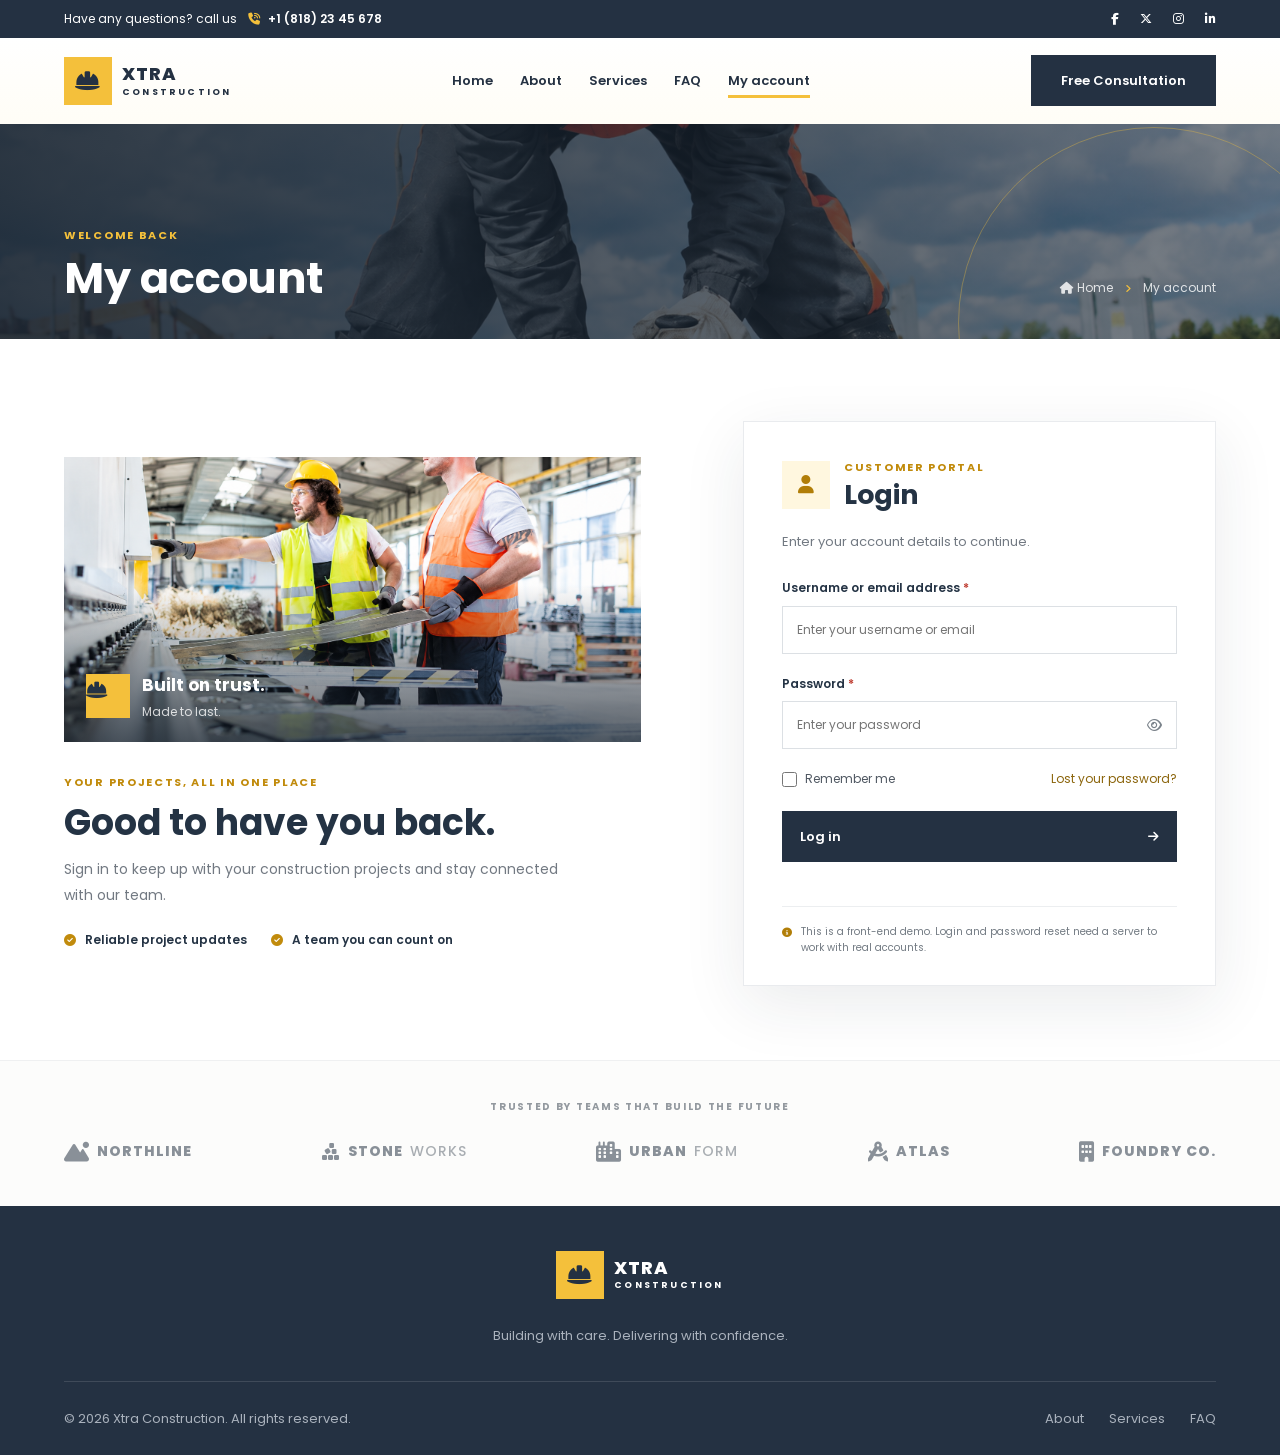
<file: my-account.html>
<!DOCTYPE html>
<html lang="en">
<head>
  <meta charset="UTF-8">
  <meta name="viewport" content="width=device-width, initial-scale=1.0">
  <meta name="description" content="Sign in to your Xtra Construction account.">
  <title>My Account – Xtra Construction</title>
  <link rel="stylesheet" href="https://cdnjs.cloudflare.com/ajax/libs/font-awesome/6.4.0/css/all.min.css">
  <link href="https://fonts.googleapis.com/css2?family=Poppins:wght@400;500;600;700;800&display=swap" rel="stylesheet">
  <link rel="stylesheet" href="style.css">
  <link rel="stylesheet" href="account.css">
</head>
<body class="account-page">
  <div class="topbar">
    <div class="container topbar-flex">
      <p>Have any questions? call us <a href="tel:0018182345678"><i class="fa-solid fa-phone-volume"></i> +1 (818) 23 45 678</a></p>
      <div class="social" aria-hidden="true">
        <span aria-label="Facebook"><i class="fa-brands fa-facebook-f"></i></span>
        <span aria-label="X"><i class="fa-brands fa-x-twitter"></i></span>
        <span aria-label="Instagram"><i class="fa-brands fa-instagram"></i></span>
        <span aria-label="LinkedIn"><i class="fa-brands fa-linkedin-in"></i></span>
      </div>
    </div>
  </div>

  <header class="header account-header" id="header">
    <div class="container header-flex">
      <a href="index.html" class="brand-logo" aria-label="Xtra Construction home">
        <span class="brand-logo-mark"><i class="fa-solid fa-helmet-safety"></i></span>
        <span>XTRA <strong>CONSTRUCTION</strong></span>
      </a>

      <button class="account-menu-button" id="menuBtn" type="button" aria-label="Open navigation menu" aria-expanded="false">
        <i class="fa-solid fa-bars"></i>
      </button>

      <nav aria-label="Main navigation">
        <ul class="menu account-menu" id="menu">
          <li><a href="index.html">Home</a></li>
          <li><a href="about.html">About</a></li>
          <li><a href="services.html">Services</a></li>
          <li><a href="faq.html">FAQ</a></li>
          <li><a href="my-account.html" class="active" aria-current="page">My account</a></li>
        </ul>
      </nav>
      <a href="index.html#quote" class="btn navy account-cta">Free Consultation</a>
    </div>
  </header>

  <div class="account-banner">
    <div class="container account-banner-inner">
      <div>
        <p class="account-eyebrow">WELCOME BACK</p>
        <h1>My account</h1>
      </div>
      <nav class="account-breadcrumb" aria-label="Breadcrumb">
        <a href="index.html"><i class="fa-solid fa-house"></i> Home</a>
        <i class="fa-solid fa-angle-right"></i>
        <span>My account</span>
      </nav>
    </div>
  </div>

  <main>
    <section class="account-content">
      <div class="container account-layout">
        <div class="account-welcome">
          <div class="account-photo">
            <img src="images/project-langham.png" alt="Modern building project completed by our construction team">
            <div class="account-photo-caption">
              <span class="account-caption-icon"><i class="fa-solid fa-helmet-safety"></i></span>
              <div>
                <strong>Built on trust.</strong>
                <span>Made to last.</span>
              </div>
            </div>
          </div>
          <p class="account-eyebrow">YOUR PROJECTS, ALL IN ONE PLACE</p>
          <h2>Good to have you back.</h2>
          <p>Sign in to keep up with your construction projects and stay connected with our team.</p>
          <div class="account-trust">
            <span><i class="fa-solid fa-circle-check"></i> Reliable project updates</span>
            <span><i class="fa-solid fa-circle-check"></i> A team you can count on</span>
          </div>
        </div>

        <div class="account-card">
          <div class="account-card-heading">
            <span class="account-card-icon"><i class="fa-solid fa-user"></i></span>
            <div>
              <p class="account-eyebrow">CUSTOMER PORTAL</p>
              <h2>Login</h2>
            </div>
          </div>
          <p class="account-card-intro">Enter your account details to continue.</p>

          <form id="loginForm" class="account-form">
            <div class="account-field">
              <label for="username">Username or email address <span>*</span></label>
              <input id="username" name="username" type="text" autocomplete="username" placeholder="Enter your username or email" required>
            </div>
            <div class="account-field">
              <label for="password">Password <span>*</span></label>
              <div class="password-field">
                <input id="password" name="password" type="password" autocomplete="current-password" placeholder="Enter your password" required>
                <button class="password-toggle" id="passwordToggle" type="button" aria-label="Show password" aria-pressed="false">
                  <i class="fa-regular fa-eye"></i>
                </button>
              </div>
            </div>
            <div class="account-form-options">
              <label class="remember-option" for="rememberme">
                <input id="rememberme" name="rememberme" type="checkbox">
                <span>Remember me</span>
              </label>
              <button class="text-button" id="forgotToggle" type="button">Lost your password?</button>
            </div>
            <button class="btn navy account-submit" type="submit">Log in <i class="fa-solid fa-arrow-right"></i></button>
            <p class="account-message" id="loginMessage" role="status" aria-live="polite"></p>
          </form>

          <form id="resetForm" class="account-form reset-form" hidden>
            <p class="reset-intro">Enter the email address linked to your account. This demo will show a confirmation here without sending email.</p>
            <div class="account-field">
              <label for="resetEmail">Email address <span>*</span></label>
              <input id="resetEmail" name="email" type="email" autocomplete="email" placeholder="you@example.com" required>
            </div>
            <button class="btn navy account-submit" type="submit">Send reset link <i class="fa-solid fa-arrow-right"></i></button>
            <button class="text-button reset-back" id="loginToggle" type="button"><i class="fa-solid fa-arrow-left"></i> Back to login</button>
            <p class="account-message" id="resetMessage" role="status" aria-live="polite"></p>
          </form>
          <p class="account-demo-note"><i class="fa-solid fa-circle-info"></i> This is a front-end demo. Login and password reset need a server to work with real accounts.</p>
        </div>
      </div>
    </section>

    <section class="partner-strip" aria-label="Trusted construction partners">
      <div class="container">
        <p>TRUSTED BY TEAMS THAT BUILD THE FUTURE</p>
        <div class="partner-logos">
          <span class="partner-logo partner-north"><i class="fa-solid fa-mountain-sun"></i> NORTHLINE</span>
          <span class="partner-logo partner-stone"><i class="fa-solid fa-cubes-stacked"></i> STONE<span>WORKS</span></span>
          <span class="partner-logo partner-urban"><i class="fa-solid fa-city"></i> URBAN<span>FORM</span></span>
          <span class="partner-logo partner-atlas"><i class="fa-solid fa-compass-drafting"></i> ATLAS</span>
          <span class="partner-logo partner-foundry"><i class="fa-solid fa-building"></i> FOUNDRY CO.</span>
        </div>
      </div>
    </section>
  </main>

  <footer class="footer account-footer">
    <div class="container">
      <a href="index.html" class="brand-logo">
        <span class="brand-logo-mark"><i class="fa-solid fa-helmet-safety"></i></span>
        <span>XTRA <strong>CONSTRUCTION</strong></span>
      </a>
      <p class="footer-text">Building with care. Delivering with confidence.</p>
      <div class="footer-bottom">
        <p>&copy; 2026 Xtra Construction. All rights reserved.</p>
        <div class="footer-links">
          <a href="about.html">About</a>
          <a href="services.html">Services</a>
          <a href="faq.html">FAQ</a>
        </div>
      </div>
    </div>
  </footer>

  <script src="account.js"></script>
</body>
</html>
</file>
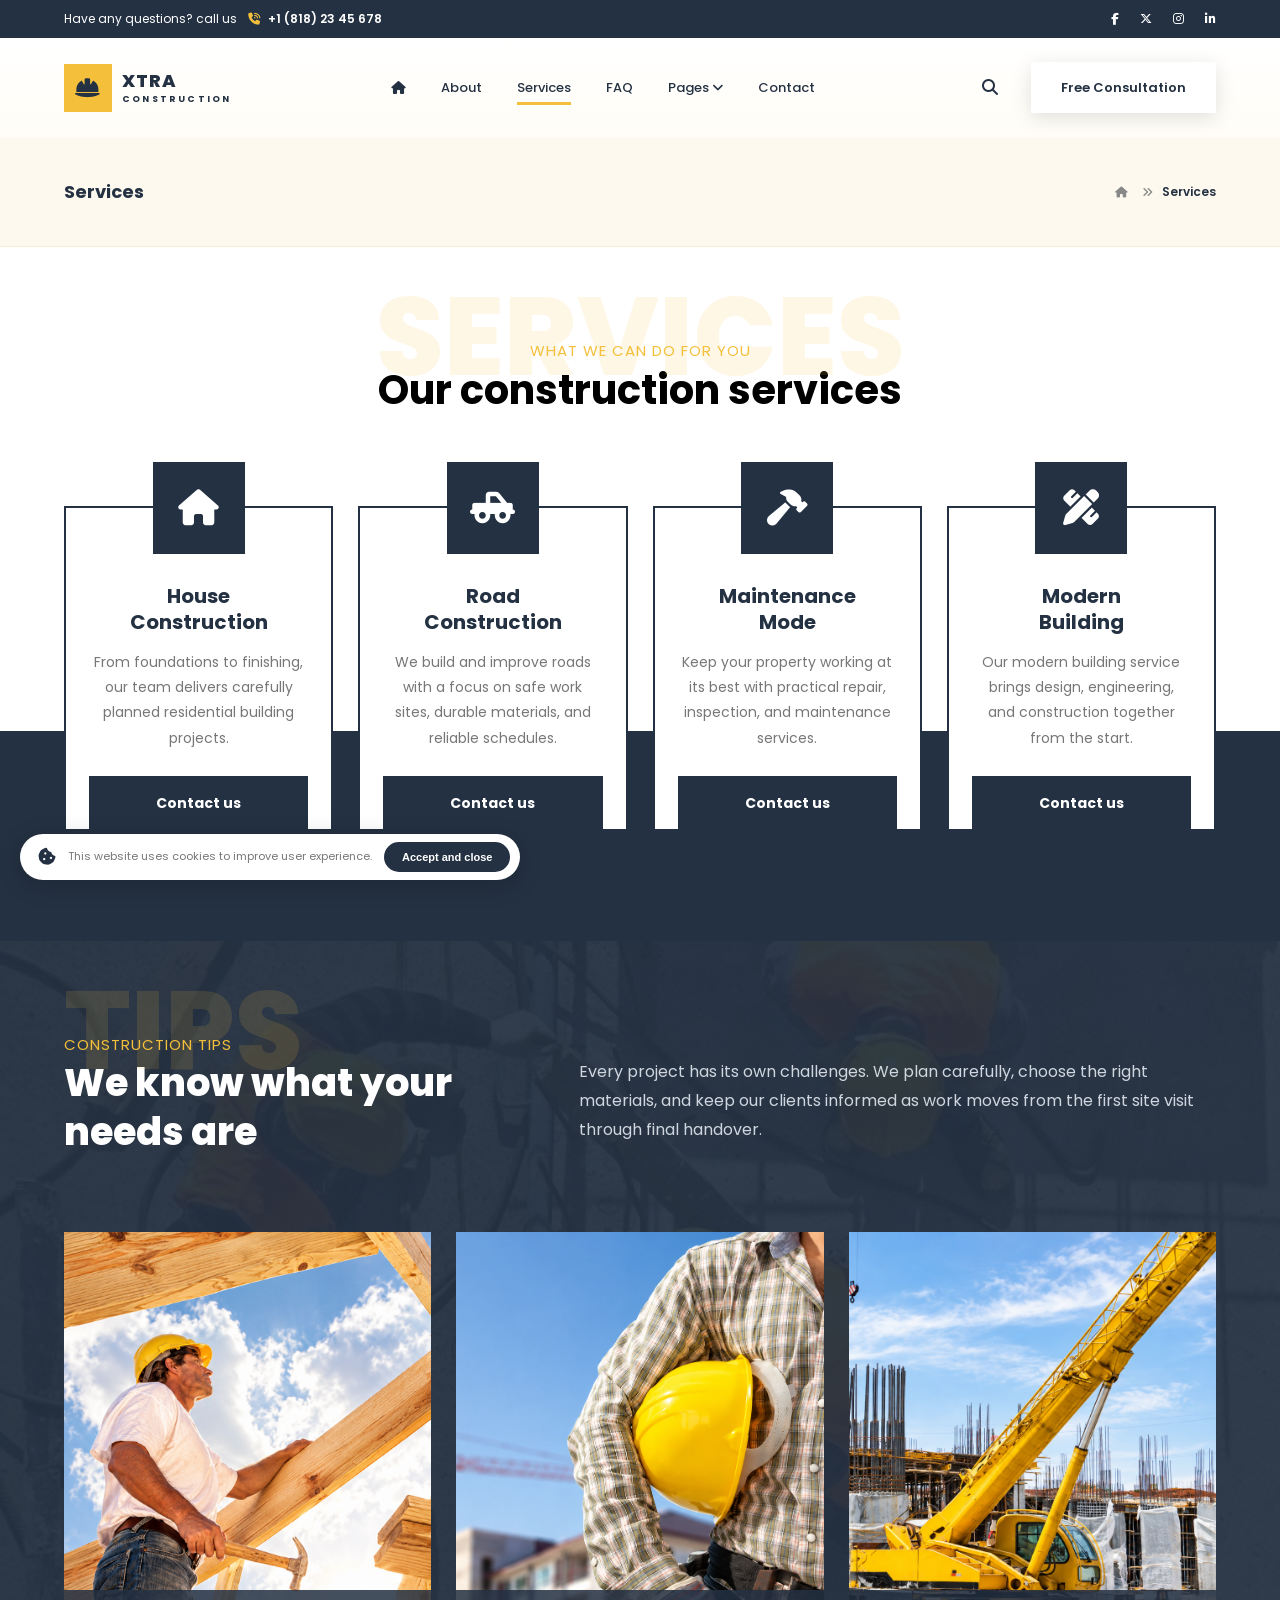
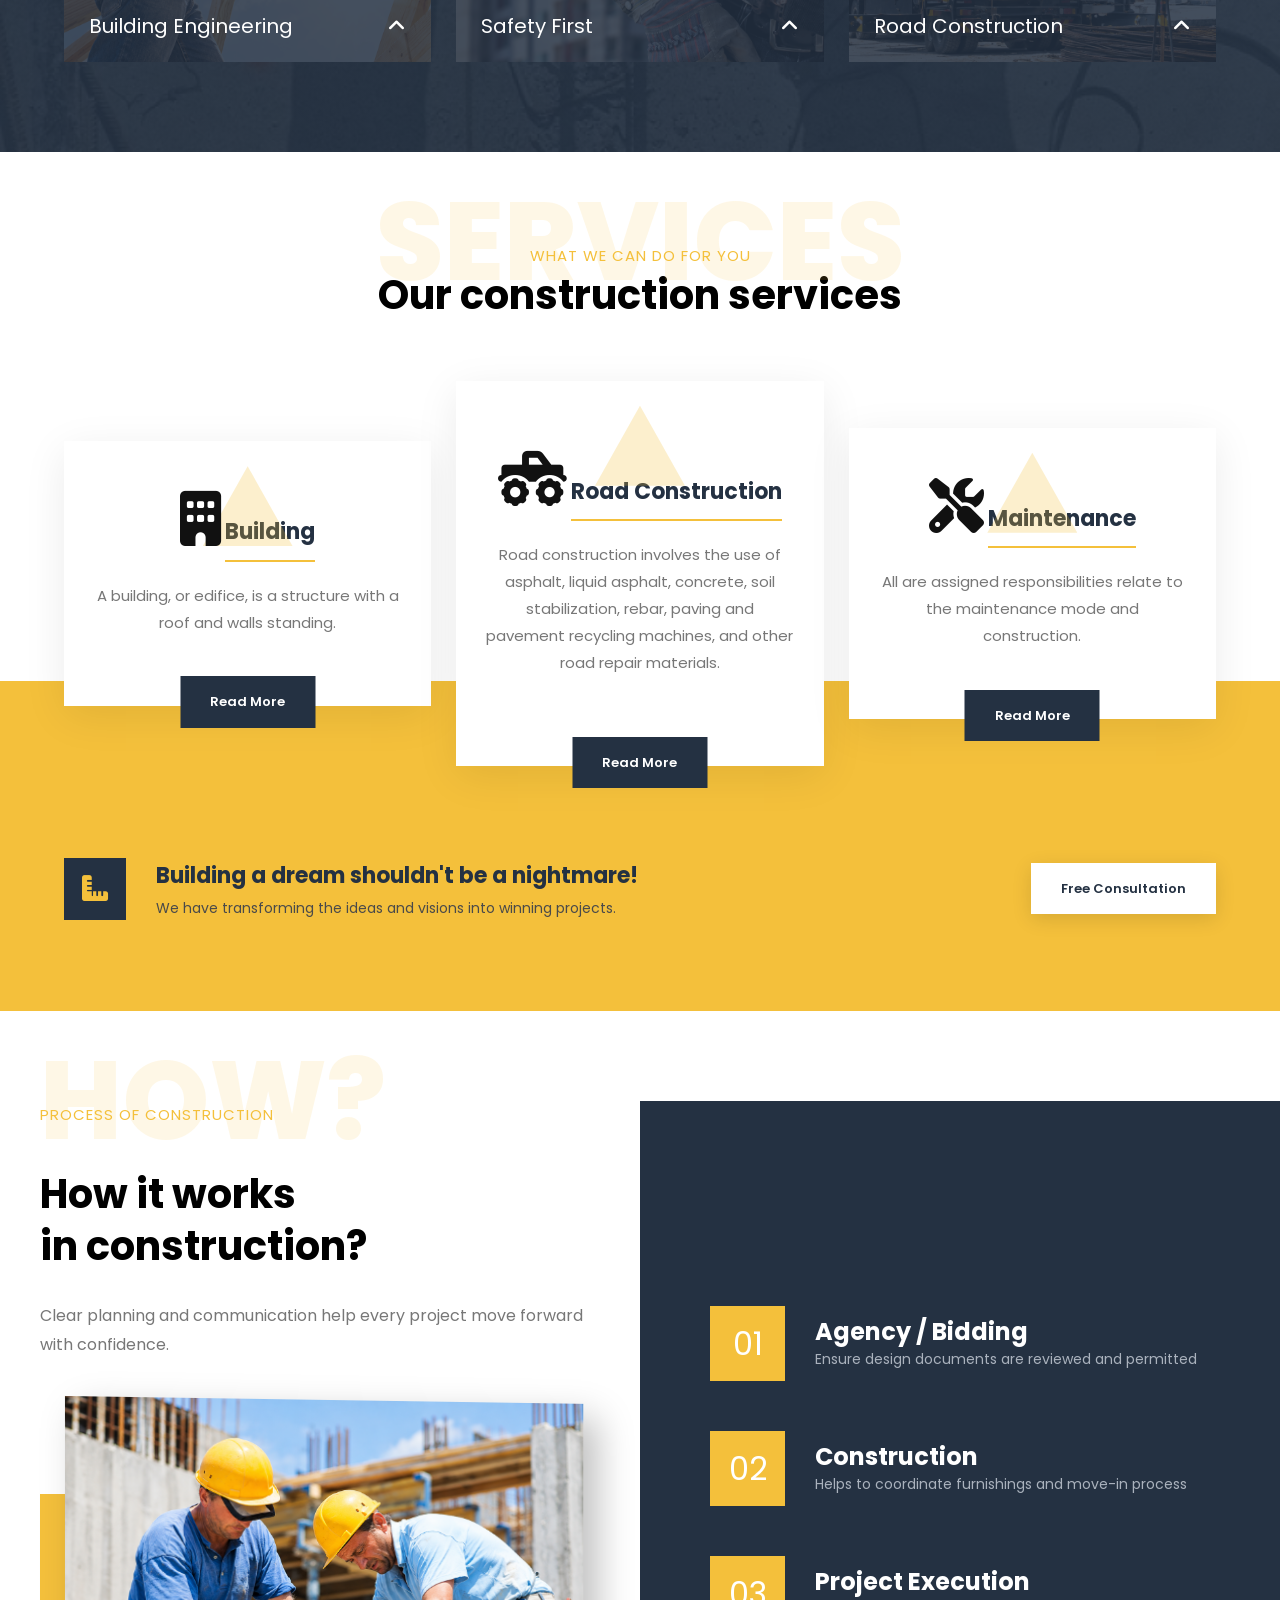
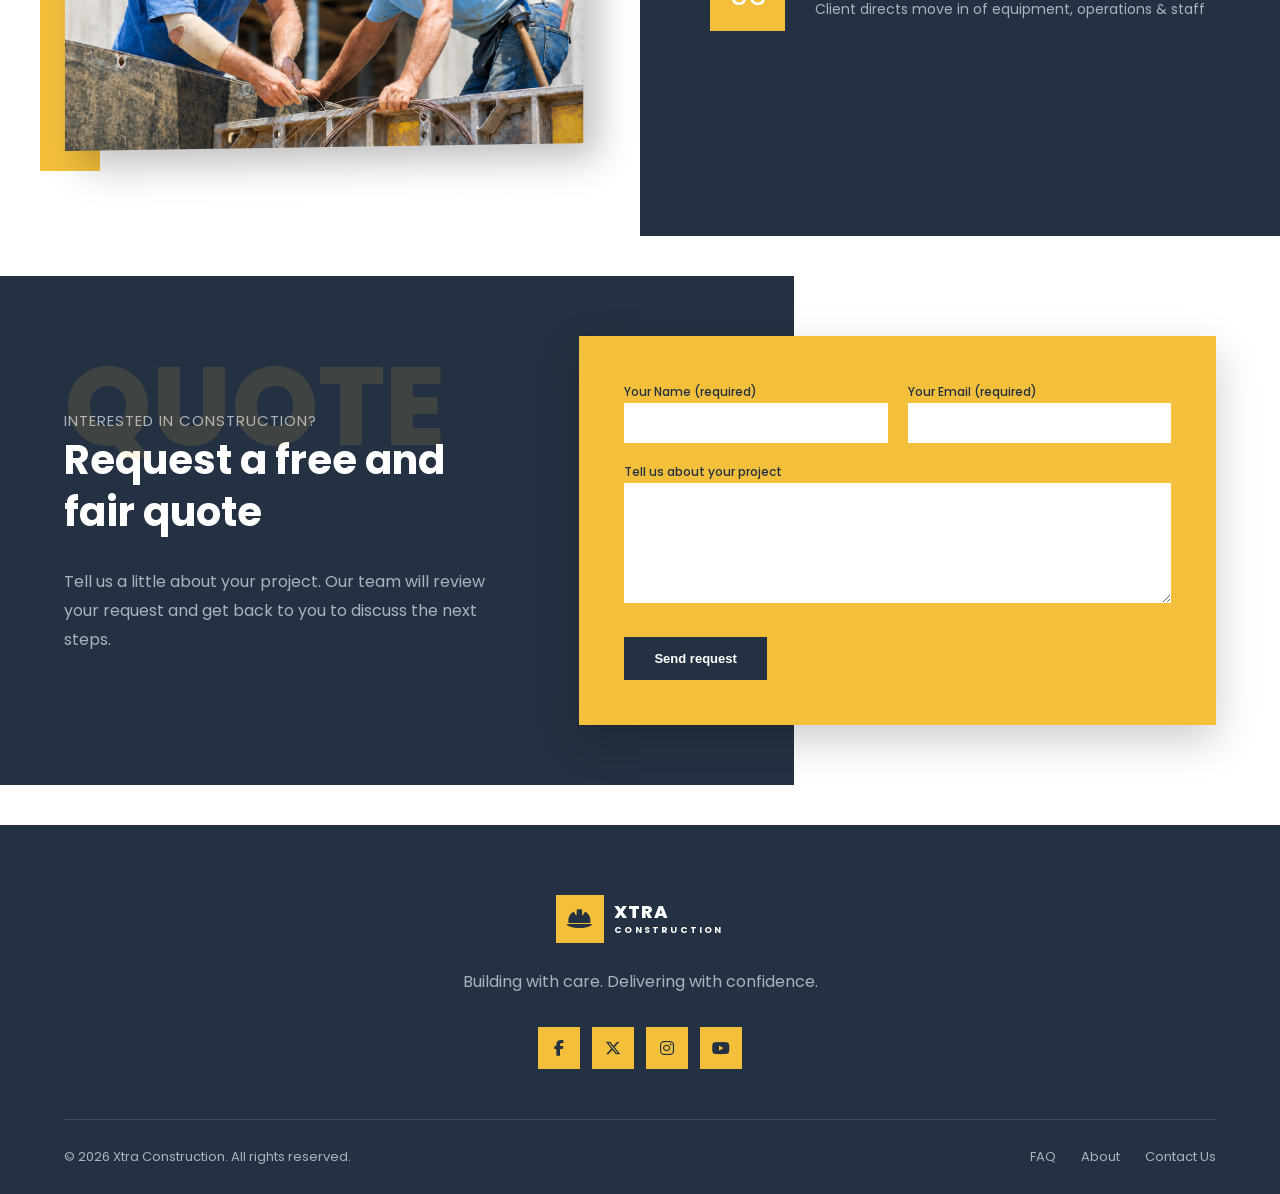
<file: services.html>
<!DOCTYPE html>
<html lang="en">
<head>
  <meta charset="UTF-8">
  <meta name="viewport" content="width=device-width, initial-scale=1.0">
  <title>Services – Construction 2</title>
  <link rel="stylesheet" href="https://cdnjs.cloudflare.com/ajax/libs/font-awesome/6.4.0/css/all.min.css">
  <link href="https://fonts.googleapis.com/css2?family=Poppins:wght@300;400;500;600;700;800&display=swap" rel="stylesheet">
  <link rel="stylesheet" href="style.css">
</head>
<body>

  <!-- top bar -->
  <div class="topbar">
    <div class="container topbar-flex">
      <p>Have any questions? call us <a href="tel:0018182345678"><i class="fa-solid fa-phone-volume"></i> +1 (818) 23 45 678</a></p>
      <div class="social" aria-hidden="true">
        <span aria-label="Facebook"><i class="fa-brands fa-facebook-f"></i></span>
        <span aria-label="X"><i class="fa-brands fa-x-twitter"></i></span>
        <span aria-label="Instagram"><i class="fa-brands fa-instagram"></i></span>
        <span aria-label="LinkedIn"><i class="fa-brands fa-linkedin-in"></i></span>
      </div>
    </div>
  </div>

  <!-- header -->
  <header class="header" id="header">
    <div class="container header-flex">
      <a href="index.html" class="brand-logo" aria-label="Xtra Construction home">
        <span class="brand-logo-mark"><i class="fa-solid fa-helmet-safety"></i></span>
        <span>XTRA<strong>CONSTRUCTION</strong></span>
      </a>

      <ul class="menu" id="menu">
        <li><a href="index.html"><i class="fa-solid fa-house"></i></a></li>
        <li><a href="about.html">About</a></li>
        <li><a href="services.html" class="active">Services</a></li>
        <li><a href="faq.html">FAQ</a></li>
        <li class="dropdown">
          <a href="#" aria-expanded="false">Pages <i class="fa-solid fa-angle-down"></i></a>
          <ul class="submenu">
            <li><a href="my-account.html">My account</a></li>
          </ul>
        </li>
        <li><a href="index.html#quote">Contact</a></li>
      </ul>

      <div class="header-right">
        <button id="searchBtn" type="button" aria-label="Open search"><i class="fa-solid fa-magnifying-glass"></i></button>
        <a href="index.html#quote" class="btn white">Free Consultation</a>
        <button id="menuBtn" type="button" aria-label="Open navigation menu" aria-controls="menu" aria-expanded="false"><i class="fa-solid fa-bars"></i></button>
      </div>
    </div>
  </header>

  <!-- search popup -->
  <div class="search-box" id="searchBox">
    <button class="popup-close" id="searchClose" type="button" aria-label="Close search">&times;</button>
    <input type="text" placeholder="Type keyword to search ...">
    <p>Trending searches: place, silence, create, logo, like</p>
  </div>

  <!-- page title banner -->
  <div class="page-banner">
    <div class="container banner-flex">
      <h1>Services</h1>
      <div class="breadcrumb">
        <a href="index.html"><i class="fa-solid fa-house"></i></a>
        <i class="fa-solid fa-angles-right"></i>
        <span>Services</span>
      </div>
    </div>
  </div>

  <!-- 4 service boxes -->
  <section class="svc-main">
    <div class="container">
      <div class="heading-wrap center" data-text="SERVICES">
        <p class="small-title">WHAT WE CAN DO FOR YOU</p>
        <h2 class="title">Our construction services</h2>
      </div>

      <div class="svc-grid">
        <div class="svc-card reveal">
          <span class="svc-icon"><i class="fa-solid fa-house"></i></span>
          <h3>House<br>Construction</h3>
          <p>From foundations to finishing, our team delivers carefully planned residential building projects.</p>
          <a href="index.html#quote" class="svc-btn">Contact us</a>
        </div>
        <div class="svc-card reveal">
          <span class="svc-icon"><i class="fa-solid fa-truck-pickup"></i></span>
          <h3>Road<br>Construction</h3>
          <p>We build and improve roads with a focus on safe work sites, durable materials, and reliable schedules.</p>
          <a href="index.html#quote" class="svc-btn">Contact us</a>
        </div>
        <div class="svc-card reveal">
          <span class="svc-icon"><i class="fa-solid fa-hammer"></i></span>
          <h3>Maintenance<br>Mode</h3>
          <p>Keep your property working at its best with practical repair, inspection, and maintenance services.</p>
          <a href="index.html#quote" class="svc-btn">Contact us</a>
        </div>
        <div class="svc-card reveal">
          <span class="svc-icon"><i class="fa-solid fa-pen-ruler"></i></span>
          <h3>Modern<br>Building</h3>
          <p>Our modern building service brings design, engineering, and construction together from the start.</p>
          <a href="index.html#quote" class="svc-btn">Contact us</a>
        </div>
      </div>
    </div>
  </section>

  <!-- tips + feature cards -->
  <section class="tips navy-bg">
    <div class="container">
      <div class="tips-head">
        <div class="heading-wrap" data-text="TIPS">
          <p class="small-title left">CONSTRUCTION TIPS</p>
          <h2 class="title left big white">We know what your needs are</h2>
        </div>
        <p class="tips-text">Every project has its own challenges. We plan carefully, choose the right materials, and keep our clients informed as work moves from the first site visit through final handover.</p>
      </div>

      <div class="feature-row">
        <div class="feature-card reveal">
          <img src="images/feature-1.png" alt="Building Engineering">
          <div class="caption"><span>Building Engineering</span><i class="fa-solid fa-angle-up"></i></div>
          <div class="feature-info">
            <h3>Building Engineering</h3>
            <p>Our engineers coordinate design, construction, assessment, and maintenance to create buildings that work well over time.</p>
            <a href="services.html" class="btn white">Learn More ...</a>
          </div>
        </div>
        <div class="feature-card reveal">
          <img src="images/feature-2.png" alt="Safety First">
          <div class="caption"><span>Safety First</span><i class="fa-solid fa-angle-up"></i></div>
          <div class="feature-info">
            <h3>Safety First</h3>
            <p>Our teams follow clear site procedures and use the right protective equipment to keep people safe throughout the build.</p>
            <a href="services.html" class="btn white">Learn More ...</a>
          </div>
        </div>
        <div class="feature-card reveal">
          <img src="images/feature-3.png" alt="Road Construction">
          <div class="caption"><span>Road Construction</span><i class="fa-solid fa-angle-up"></i></div>
          <div class="feature-info">
            <h3>Road Construction</h3>
            <p>We prepare stable foundations and durable surfaces for road projects, using a process suited to the location and conditions.</p>
            <a href="services.html" class="btn white">Learn More ...</a>
          </div>
        </div>
      </div>
    </div>
  </section>

  <!-- services cards + yellow call to action -->
  <section class="services">
    <div class="container">
      <div class="heading-wrap center" data-text="SERVICES">
        <p class="small-title">WHAT WE CAN DO FOR YOU</p>
        <h2 class="title">Our construction services</h2>
      </div>

      <div class="service-row">
        <div class="service-card reveal">
          <i class="fa-solid fa-building"></i>
          <h3>Building</h3>
          <p>A building, or edifice, is a structure with a roof and walls standing.</p>
          <a href="#serviceQuote" class="btn navy">Read More</a>
        </div>
        <div class="service-card reveal">
          <i class="fa-solid fa-truck-monster"></i>
          <h3>Road Construction</h3>
          <p>Road construction involves the use of asphalt, liquid asphalt, concrete, soil stabilization, rebar, paving and pavement recycling machines, and other road repair materials.</p>
          <a href="#serviceQuote" class="btn navy">Read More</a>
        </div>
        <div class="service-card reveal">
          <i class="fa-solid fa-screwdriver-wrench"></i>
          <h3>Maintenance</h3>
          <p>All are assigned responsibilities relate to the maintenance mode and construction.</p>
          <a href="#serviceQuote" class="btn navy">Read More</a>
        </div>
      </div>

      <div class="cta reveal">
        <i class="fa-solid fa-ruler-combined"></i>
        <div class="cta-text">
          <h3>Building a dream shouldn't be a nightmare!</h3>
          <p>We have transforming the ideas and visions into winning projects.</p>
        </div>
        <a href="index.html#quote" class="btn white">Free Consultation</a>
      </div>
    </div>
  </section>

  <!-- process -->
  <section class="process">
    <div class="process-grid">
      <div class="process-left">
        <div class="heading-wrap" data-text="HOW?">
          <p class="small-title left">PROCESS OF CONSTRUCTION</p>
          <h2 class="title left">How it works<br>in construction?</h2>
        </div>
        <p>Clear planning and communication help every project move forward with confidence.</p>
        <div class="process-img reveal from-left">
          <img src="images/process.png" alt="Construction stages from planning to completion">
        </div>
      </div>

      <div class="process-right">
        <div class="step reveal">
          <span class="num">01</span>
          <div><h3>Agency / Bidding</h3><p>Ensure design documents are reviewed and permitted</p></div>
        </div>
        <div class="step reveal">
          <span class="num">02</span>
          <div><h3>Construction</h3><p>Helps to coordinate furnishings and move-in process</p></div>
        </div>
        <div class="step reveal">
          <span class="num">03</span>
          <div><h3>Project Execution</h3><p>Client directs move in of equipment, operations &amp; staff</p></div>
        </div>
      </div>
    </div>
  </section>

  <!-- request a construction quote -->
  <section class="quote" id="serviceQuote">
    <div class="container quote-flex">
      <div class="quote-text reveal from-left">
        <div class="heading-wrap" data-text="QUOTE">
          <p class="small-title left">INTERESTED IN CONSTRUCTION?</p>
          <h2 class="title left white">Request a free and<br>fair quote</h2>
        </div>
        <p>Tell us a little about your project. Our team will review your request and get back to you to discuss the next steps.</p>
      </div>

      <form class="quote-form reveal from-right" id="serviceQuoteForm">
        <div class="form-grid">
          <div>
            <label for="serviceName">Your Name (required)</label>
            <input type="text" id="serviceName" required>
          </div>
          <div>
            <label for="serviceEmail">Your Email (required)</label>
            <input type="email" id="serviceEmail" required>
          </div>
          <div class="full">
            <label for="serviceMessage">Tell us about your project</label>
            <textarea id="serviceMessage" rows="5"></textarea>
          </div>
        </div>
        <button type="submit" class="btn navy">Send request</button>
        <p id="serviceFormMsg" role="status" aria-live="polite"></p>
      </form>
    </div>
  </section>

  <!-- footer -->
  <footer class="footer">
    <div class="container">
      <a href="index.html" class="brand-logo" aria-label="Xtra Construction home">
        <span class="brand-logo-mark"><i class="fa-solid fa-helmet-safety"></i></span>
        <span>XTRA<strong>CONSTRUCTION</strong></span>
      </a>
      <p class="footer-text">Building with care. Delivering with confidence.</p>
      <div class="footer-social" aria-hidden="true">
        <span aria-label="Facebook"><i class="fa-brands fa-facebook-f"></i></span>
        <span aria-label="X"><i class="fa-brands fa-x-twitter"></i></span>
        <span aria-label="Instagram"><i class="fa-brands fa-instagram"></i></span>
        <span aria-label="YouTube"><i class="fa-brands fa-youtube"></i></span>
      </div>
      <div class="footer-bottom">
        <p>&copy; 2026 Xtra Construction. All rights reserved.</p>
        <div class="footer-links">
          <a href="faq.html">FAQ</a>
          <a href="about.html">About</a>
          <a href="index.html#quote">Contact Us</a>
        </div>
      </div>
    </div>
  </footer>

  <div class="cookie" id="cookie">
    <i class="fa-solid fa-cookie-bite"></i>
    <span>This website uses cookies to improve user experience.</span>
    <button id="cookieBtn">Accept and close</button>
  </div>

  <button id="topBtn"><i class="fa-solid fa-arrow-up"></i></button>

  <script src="script.js"></script>
</body>
</html>
</file>
<file: style.css>
/* ========== BASIC SETUP ========== */
:root {
  --yellow: #f4c03b;
  --navy: #243142;
  --text: #777;
  --heading-font: "Times New Roman", Georgia, serif;
}

* {
  margin: 0;
  padding: 0;
  box-sizing: border-box;
}

html {
  scroll-behavior: smooth;
}

body {
  font-family: "Poppins", sans-serif;
  color: var(--text);
  line-height: 1.8;
  overflow-x: hidden;
}

a {
  text-decoration: none;
  color: inherit;
}

ul {
  list-style: none;
}

img {
  max-width: 100%;
  display: block;
}

section {
  padding: 90px 0;
  position: relative;
  overflow: hidden;
}

.container {
  width: 90%;
  max-width: 1200px;
  margin: 0 auto;
}

/* ========== COMMON ========== */
.btn {
  display: inline-block;
  padding: 14px 30px;
  font-size: 13px;
  font-weight: 600;
  border: none;
  cursor: pointer;
  transition: 0.3s;
}

.btn.white {
  background: #fff;
  color: var(--navy);
  box-shadow: 0 5px 20px rgba(0, 0, 0, 0.12);
}

.btn.navy {
  background: var(--navy);
  color: #fff;
}

.btn:hover {
  background: var(--yellow);
  color: var(--navy);
}

.small-title {
  color: var(--yellow);
  font-size: 15px;
  letter-spacing: 1px;
  text-align: center;
}

.title {
  font-family: var(--heading-font);
  font-size: 40px;
  line-height: 1.3;
  color: #000;
  text-align: center;
  margin-bottom: 15px;
}

.left {
  text-align: left;
}

.white {
  color: #fff;
}

/* heading with big faint word behind it */
.heading-wrap {
  position: relative;
  margin-bottom: 30px;
}

.heading-wrap::before {
  content: attr(data-text);
  position: absolute;
  top: -55px;
  left: 0;
  font-size: 110px;
  font-weight: 800;
  line-height: 1;
  color: rgba(244, 192, 59, 0.13);
  pointer-events: none;
  white-space: nowrap;
}

.heading-wrap.center {
  text-align: center;
  margin-bottom: 60px;
}

.heading-wrap.center::before {
  left: 50%;
  transform: translateX(-50%);
}

/* ========== SCROLL ANIMATION ========== */
.reveal {
  opacity: 0;
  transform: translateY(50px);
  transition: opacity 0.8s, transform 0.8s;
}

.reveal.from-left {
  transform: translateX(-60px);
}

.reveal.from-right {
  transform: translateX(60px);
}

.reveal.show {
  opacity: 1;
  transform: none;
}

/* ========== TOP BAR ========== */
.topbar {
  background: var(--navy);
  color: #fff;
  font-size: 12px;
  padding: 8px 0;
}

.topbar-flex {
  display: flex;
  justify-content: space-between;
  align-items: center;
}

.topbar a {
  font-weight: 600;
}

.topbar i.fa-phone-volume {
  color: var(--yellow);
  margin: 0 5px 0 8px;
}

.social a,
.social span {
  margin-left: 18px;
}

.social a:hover {
  color: var(--yellow);
}

/* ========== HEADER ========== */
.header {
  background: #fff;
  position: sticky;
  top: 0;
  z-index: 100;
  transition: 0.3s;
}

.header.scrolled {
  box-shadow: 0 3px 15px rgba(0, 0, 0, 0.12);
}

.header-flex {
  display: flex;
  justify-content: space-between;
  align-items: center;
  height: 100px;
  transition: 0.3s;
}

.header.scrolled .header-flex {
  height: 75px;
}

.logo img {
  height: 60px;
}

.brand-logo {
  display: inline-flex;
  align-items: center;
  gap: 10px;
  color: var(--navy);
  font-size: 18px;
  font-weight: 800;
  letter-spacing: 1px;
  line-height: 1.1;
  white-space: nowrap;
}

.brand-logo strong {
  display: block;
  margin-top: 4px;
  font-size: 9px;
  letter-spacing: 2.2px;
}

.brand-logo-mark {
  display: grid;
  width: 48px;
  height: 48px;
  flex: 0 0 48px;
  place-items: center;
  background: var(--yellow);
  color: var(--navy);
  font-size: 22px;
}

.menu {
  display: flex;
  gap: 35px;
}

.menu > li > a {
  font-size: 13px;
  font-weight: 500;
  color: var(--navy);
  padding: 8px 0;
  position: relative;
}

.menu > li > a::after {
  content: "";
  position: absolute;
  left: 0;
  bottom: 0;
  width: 0;
  height: 3px;
  background: var(--yellow);
  transition: 0.3s;
}

.menu > li > a:hover::after,
.menu > li > a.active::after {
  width: 100%;
}

.dropdown {
  position: relative;
}

.submenu {
  position: absolute;
  top: 100%;
  left: 0;
  min-width: 180px;
  background: #fff;
  padding: 10px 0;
  box-shadow: 0 8px 25px rgba(0, 0, 0, 0.12);
  opacity: 0;
  visibility: hidden;
  transform: translateY(15px);
  transition: 0.3s;
}

.dropdown:hover .submenu {
  opacity: 1;
  visibility: visible;
  transform: translateY(0);
}

.dropdown.open > .submenu {
  opacity: 1;
  visibility: visible;
  transform: translateY(0);
}

.submenu a {
  display: block;
  padding: 7px 22px;
  font-size: 13px;
  color: var(--navy);
}

.submenu a:hover {
  color: var(--yellow);
  padding-left: 28px;
}

.header-right {
  display: flex;
  align-items: center;
  gap: 25px;
}

#searchBtn {
  padding: 8px;
  border: 0;
  background: transparent;
  cursor: pointer;
  color: var(--navy);
  font-size: 16px;
}

#searchBtn:hover {
  color: var(--yellow);
}

#menuBtn {
  display: none;
  padding: 6px;
  border: 0;
  background: transparent;
  font-size: 24px;
  color: var(--navy);
  cursor: pointer;
}

#searchBtn:focus-visible,
#menuBtn:focus-visible,
.popup-close:focus-visible {
  outline: 3px solid #c18b0c;
  outline-offset: 3px;
}

/* ========== POPUPS (search + video) ========== */
.search-box,
.video-modal {
  position: fixed;
  top: 0;
  left: 0;
  width: 100%;
  height: 100%;
  background: rgba(20, 28, 40, 0.95);
  z-index: 500;
  display: none;
  text-align: center;
  color: #fff;
}

.search-box.open {
  display: block;
  padding-top: 28vh;
}

.video-modal.open {
  display: flex;
  align-items: center;
  justify-content: center;
}

.search-box input {
  width: 70%;
  background: none;
  border: none;
  border-bottom: 2px solid var(--yellow);
  font-size: 30px;
  color: #fff;
  padding: 10px;
  outline: none;
}

.search-box p {
  margin-top: 20px;
  color: #aaa;
}

.popup-close {
  position: absolute;
  top: 25px;
  right: 40px;
  padding: 0;
  border: 0;
  background: transparent;
  color: #fff;
  font-size: 45px;
  cursor: pointer;
}

.popup-close:hover {
  color: var(--yellow);
}

.video-box {
  width: 90%;
  max-width: 900px;
  aspect-ratio: 16 / 9;
}

.video-box iframe {
  width: 100%;
  height: 100%;
  border: none;
}

/* ========== HERO ========== */
.hero {
  height: 680px;
  padding: 0;
  background: #fff;
}

.hero-shape {
  position: absolute;
  top: 0;
  right: 0;
  width: 55%;
  height: 100%;
  background: var(--yellow);
  clip-path: polygon(30% 0, 100% 0, 100% 100%, 0 100%);
}

.hero-shape::after {
  content: "";
  position: absolute;
  top: 0;
  left: 0;
  width: 100%;
  height: 100%;
  background: #fbe7b0;
  clip-path: polygon(20% 0, 30% 0, 0 100%, 0 100%);
}

.slide {
  position: absolute;
  top: 0;
  left: 0;
  width: 100%;
  height: 100%;
  opacity: 0;
  visibility: hidden;
  transition: opacity 0.8s;
}

.slide.active {
  opacity: 1;
  visibility: visible;
}

.slide-flex {
  display: flex;
  justify-content: space-between;
  align-items: center;
  height: 100%;
}

.hero-text {
  width: 50%;
  position: relative;
  z-index: 3;
}

.hero-text h1 {
  font-family: var(--heading-font);
  font-size: 85px;
  line-height: 0.95;
  color: var(--navy);
  margin-bottom: 25px;
}

.hero-text h1 span {
  color: var(--yellow);
}

.hero-text p {
  font-family: var(--heading-font);
  font-size: 20px;
  color: var(--navy);
  line-height: 1.5;
  margin-bottom: 30px;
}

.hero-img {
  height: 92%;
  max-width: 50%;
  object-fit: contain;
  align-self: flex-end;
  position: relative;
  z-index: 2;
}

/* hero animations (run when slide becomes active) */
.slide.active .hero-text h1 {
  animation: fadeUp 1s both;
}

.slide.active .hero-text p {
  animation: fadeUp 1s 0.3s both;
}

.slide.active .watch,
.slide.active .hero-text .btn {
  animation: fadeUp 1s 0.6s both;
}

.slide.active .hero-img {
  animation: slideRight 1.2s both;
}

@keyframes fadeUp {
  from {
    opacity: 0;
    transform: translateY(50px);
  }
  to {
    opacity: 1;
    transform: translateY(0);
  }
}

@keyframes slideRight {
  from {
    opacity: 0;
    transform: translateX(120px);
  }
  to {
    opacity: 1;
    transform: translateX(0);
  }
}

/* play button */
.watch {
  display: flex;
  align-items: center;
  gap: 18px;
  cursor: pointer;
  width: fit-content;
}

.play {
  width: 65px;
  height: 65px;
  border-radius: 50%;
  border: none;
  background: var(--navy);
  color: #fff;
  font-size: 18px;
  cursor: pointer;
  transition: 0.3s;
  box-shadow: 0 0 0 8px rgba(36, 49, 66, 0.12);
}

.watch:hover .play {
  background: var(--yellow);
  color: var(--navy);
  transform: scale(1.1);
}

.watch small {
  display: block;
  font-size: 12px;
  color: var(--text);
  line-height: 1.2;
}

.watch strong {
  color: var(--navy);
  font-size: 15px;
}

.hero-arrows {
  position: absolute;
  bottom: 40px;
  left: 58%;
  z-index: 5;
}

.hero-arrows button {
  background: none;
  border: none;
  color: #fff;
  font-size: 22px;
  margin-right: 15px;
  cursor: pointer;
}

.hero-arrows button:hover {
  color: var(--navy);
}

/* ========== FEATURES ========== */
.features {
  background: var(--navy);
}

.features .title {
  margin-bottom: 50px;
}

.feature-row {
  display: flex;
  gap: 25px;
}

.feature-card {
  flex: 1;
  height: 430px;
  position: relative;
  overflow: hidden;
  cursor: pointer;
}

.feature-card img {
  width: 100%;
  height: 100%;
  object-fit: cover;
}

.caption {
  position: absolute;
  bottom: 0;
  left: 0;
  width: 100%;
  padding: 18px 25px;
  background: rgba(36, 49, 66, 0.85);
  color: #fff;
  font-family: var(--heading-font);
  font-size: 20px;
  display: flex;
  justify-content: space-between;
  align-items: center;
}

.feature-info {
  position: absolute;
  top: 0;
  left: 0;
  width: 100%;
  height: 100%;
  background: var(--yellow);
  padding: 45px 30px;
  transform: translateY(100%);
  transition: transform 0.5s;
}

.feature-card:hover .feature-info,
.feature-card.open .feature-info {
  transform: translateY(0);
}

.feature-info h3 {
  font-family: var(--heading-font);
  font-size: 22px;
  color: var(--navy);
  margin-bottom: 20px;
}

.feature-info p {
  font-family: var(--heading-font);
  color: var(--navy);
  margin-bottom: 30px;
}

/* ========== ABOUT ========== */
.about-flex {
  display: flex;
  align-items: center;
  gap: 80px;
}

.about-img {
  flex: 1;
  position: relative;
  padding: 0 0 40px 40px;
}

.about-img::before {
  content: "";
  position: absolute;
  left: 0;
  bottom: 0;
  width: 85%;
  height: 85%;
  background: var(--yellow);
}

.about-img img {
  position: relative;
  width: 100%;
  box-shadow: 20px 20px 40px rgba(0, 0, 0, 0.25);
  transform: perspective(1000px) rotateY(5deg);
}

.about-text {
  flex: 1;
}

.about-text .title {
  font-size: 36px;
}

.about-text p {
  font-family: var(--heading-font);
  margin-bottom: 25px;
}

.tick-list {
  display: grid;
  grid-template-columns: 1fr 1fr;
  gap: 15px 20px;
}

.tick-list li {
  font-size: 14px;
  font-weight: 600;
  color: var(--navy);
}

.tick-list i {
  color: var(--yellow);
  font-size: 20px;
  margin-right: 10px;
}

/* ========== SERVICES ========== */
.services {
  background: #f1f1f1;
}

.service-row {
  display: flex;
  gap: 25px;
  align-items: center;
}

.service-card {
  flex: 1;
  background: #fff;
  text-align: center;
  padding: 50px 30px 70px;
  position: relative;
  box-shadow: 0 10px 40px rgba(0, 0, 0, 0.08);
  transition: 0.4s;
}

.service-card:nth-child(2) {
  padding-top: 70px;
  padding-bottom: 90px;
}

/* faint yellow triangle behind icon */
.service-card::before {
  content: "";
  position: absolute;
  top: 25px;
  left: 50%;
  transform: translateX(-50%);
  width: 90px;
  height: 80px;
  background: rgba(244, 192, 59, 0.25);
  clip-path: polygon(50% 0, 100% 100%, 0 100%);
}

.service-card i {
  position: relative;
  font-size: 55px;
  color: #111;
  margin-bottom: 25px;
}

.service-card h3 {
  font-family: var(--heading-font);
  font-size: 22px;
  color: var(--navy);
  display: inline-block;
  padding-bottom: 8px;
  margin-bottom: 20px;
  border-bottom: 2px solid var(--yellow);
}

.service-card p {
  font-family: var(--heading-font);
  font-size: 15px;
  display: block;
}

.service-card .btn {
  position: absolute;
  bottom: -22px;
  left: 50%;
  transform: translateX(-50%);
}

.service-card:hover {
  background: var(--yellow);
  transform: translateY(-15px);
}

.service-card:hover h3 {
  color: #fff;
  border-color: #fff;
}

.service-card:hover p {
  color: #fff;
}

.service-card:hover .btn {
  background: #fff;
  color: var(--navy);
}

.cta {
  margin-top: 80px;
  background: #fff;
  box-shadow: 0 10px 40px rgba(0, 0, 0, 0.08);
  padding: 35px 45px;
  display: flex;
  align-items: center;
  gap: 30px;
}

.cta > i {
  font-size: 50px;
  color: var(--yellow);
}

.cta-text {
  flex: 1;
}

.cta-text h3 {
  font-family: var(--heading-font);
  font-size: 28px;
  color: var(--navy);
}

.cta-text h3 span {
  color: var(--yellow);
}

/* ========== PROCESS ========== */
.process {
  padding: 0;
}

.process-grid {
  display: grid;
  grid-template-columns: 1fr 1fr;
}

.process-left {
  padding: 90px 50px 90px max(5%, calc((100vw - 1200px) / 2));
}

.process-left p {
  font-family: var(--heading-font);
  margin-bottom: 40px;
}

.process-img {
  position: relative;
  padding: 0 0 0 30px;
}

.process-img::before {
  content: "";
  position: absolute;
  left: 0;
  bottom: -25px;
  width: 60px;
  height: 80%;
  background: var(--yellow);
}

.process-img img {
  position: relative;
  box-shadow: 15px 15px 35px rgba(0, 0, 0, 0.25);
  transform: perspective(1000px) rotateY(5deg);
}

.process-right {
  background: var(--navy);
  margin-top: 90px;
  padding: 60px 50px;
  display: flex;
  flex-direction: column;
  justify-content: center;
  gap: 20px;
}

.step {
  display: flex;
  align-items: center;
  gap: 30px;
  padding: 15px 20px;
}

.num {
  width: 75px;
  height: 75px;
  line-height: 75px;
  text-align: center;
  background: var(--yellow);
  color: #fff;
  font-family: var(--heading-font);
  font-size: 32px;
  flex-shrink: 0;
  transition: 0.3s;
}

.step h3 {
  font-family: var(--heading-font);
  font-size: 24px;
  color: #fff;
  line-height: 1.3;
}

.step p {
  font-family: var(--heading-font);
  font-size: 14px;
  color: #aab2bd;
}

.step:hover .num {
  background: #fdf1d3;
  color: var(--navy);
  transform: scale(1.08);
}

/* ========== PROJECTS ========== */
.project-grid {
  display: grid;
  grid-template-columns: repeat(4, 1fr);
  gap: 15px;
}

.project {
  position: relative;
  overflow: hidden;
  aspect-ratio: 1 / 1;
  display: block;
}

.project img {
  width: 100%;
  height: 100%;
  object-fit: cover;
  transition: transform 0.6s;
}

.project:hover img {
  transform: scale(1.12);
}

.overlay {
  position: absolute;
  top: 0;
  left: 0;
  width: 100%;
  height: 100%;
  background: rgba(244, 192, 59, 0.92);
  display: flex;
  flex-direction: column;
  align-items: center;
  justify-content: center;
  text-align: center;
  padding: 20px;
  opacity: 0;
  transition: 0.4s;
}

.project:hover .overlay {
  opacity: 1;
}

.link-icon {
  width: 50px;
  height: 50px;
  line-height: 50px;
  background: var(--navy);
  color: #fff;
  margin-bottom: 15px;
  transform: translateY(20px);
  transition: 0.4s;
}

.project:hover .link-icon {
  transform: translateY(0);
}

.overlay h4 {
  font-family: var(--heading-font);
  font-size: 20px;
  color: var(--navy);
}

.overlay p {
  font-size: 12px;
  color: var(--navy);
}

/* ========== QUOTE ========== */
.quote {
  background: #fff;
  padding: 100px 0;
}

.quote::before {
  content: "";
  position: absolute;
  top: 40px;
  left: 0;
  width: 62%;
  height: calc(100% - 80px);
  background: var(--navy);
}

.quote-flex {
  display: flex;
  align-items: center;
  gap: 60px;
  position: relative;
}

.quote-text {
  flex: 1;
}

.quote-text p {
  font-family: var(--heading-font);
  color: #aab2bd;
}

.quote-form {
  flex: 1.2;
  background: var(--yellow);
  padding: 45px;
  box-shadow: 0 15px 40px rgba(0, 0, 0, 0.2);
}

.form-grid {
  display: grid;
  grid-template-columns: 1fr 1fr;
  gap: 18px 20px;
  margin-bottom: 25px;
}

.form-grid .full {
  grid-column: 1 / 3;
}

.quote-form label {
  display: block;
  font-size: 12px;
  color: var(--navy);
  font-weight: 500;
}

.quote-form input,
.quote-form select,
.quote-form textarea {
  width: 100%;
  padding: 10px 12px;
  border: none;
  background: #fff;
  font-family: inherit;
  font-size: 13px;
  outline: none;
}

.quote-form textarea {
  resize: vertical;
}

#formMsg {
  margin-top: 12px;
  font-weight: 600;
  color: var(--navy);
}

/* ========== TESTIMONIALS ========== */
.testimonial-disclaimer {
  max-width: 680px;
  margin: 10px auto 15px;
  color: #5d6570;
  font-size: 13px;
  line-height: 1.6;
  text-align: center;
}

.testi-wrap {
  overflow: hidden;
  padding: 20px 0 40px;
}

.testi-track {
  display: flex;
  transition: transform 0.7s;
}

.testi-slide {
  flex: 0 0 85%;
  padding: 0 15px 0 60px;
}

.testi-card {
  position: relative;
  background: #fff;
  box-shadow: 0 10px 45px rgba(0, 0, 0, 0.1);
  padding: 50px 60px 50px 130px;
  margin-left: 30px;
}

.testi-photo {
  position: absolute;
  top: 35px;
  left: -60px;
  width: 120px;
  height: 140px;
  background: var(--yellow);
}

.testi-photo img {
  display: block;
  width: 100%;
  height: 100%;
  object-fit: cover;
  object-position: center 25%;
  transform: translate(-12px, -12px);
  border: 3px solid #fff;
  box-shadow: 0 8px 20px rgba(0, 0, 0, 0.18);
  transition: transform 0.3s ease;
}

.testi-card:hover .testi-photo img {
  transform: translate(-12px, -12px) scale(1.04);
}

.client-avatar {
  display: grid;
  width: 100%;
  height: 100%;
  place-items: center;
  transform: translate(-12px, -12px);
  background: #dce2e7;
  color: var(--navy);
  font-size: 30px;
  font-weight: 700;
}

.testi-body p {
  font-family: var(--heading-font);
  font-size: 18px;
  color: #444;
  line-height: 1.8;
}

.testi-body h5 {
  margin-top: 15px;
  font-family: var(--heading-font);
  font-size: 16px;
  color: var(--navy);
}

.testi-body h5 span {
  display: block;
  margin-top: 4px;
  color: #68727c;
  font-family: Arial, sans-serif;
  font-size: 11px;
  font-weight: 500;
}

.quote-mark {
  position: absolute;
  right: 35px;
  bottom: 25px;
  font-size: 50px;
  color: var(--yellow);
}

.testi-dots {
  text-align: center;
}

.testi-dots span {
  display: inline-block;
  width: 12px;
  height: 12px;
  margin: 0 5px;
  border-radius: 50%;
  background: #ddd;
  cursor: pointer;
  transition: 0.3s;
}

.testi-dots span.active {
  background: var(--yellow);
  transform: scale(1.3);
}

.logos {
  margin-top: 70px;
  display: flex;
  justify-content: space-between;
  align-items: center;
  flex-wrap: wrap;
  gap: 25px;
}

.logos img {
  height: 55px;
  width: auto;
  filter: grayscale(1);
  opacity: 0.55;
  transition: 0.3s;
}

.logos img:hover {
  filter: none;
  opacity: 1;
}

.partner-wordmarks span {
  display: inline-flex;
  align-items: center;
  gap: 8px;
  color: #9299a0;
  font-size: 13px;
  font-weight: 800;
  letter-spacing: 1px;
}

.partner-wordmarks i {
  color: #a5abb0;
  font-size: 19px;
}

/* ========== FOOTER ========== */
.footer {
  background: var(--navy);
  text-align: center;
  padding: 70px 0 25px;
  color: #aab2bd;
}

.footer-logo img {
  height: 65px;
  margin: 0 auto 25px;
}

.footer .brand-logo {
  justify-content: center;
  margin-bottom: 25px;
  color: #fff;
  text-align: left;
}

.footer .brand-logo-mark {
  color: var(--navy);
}

.footer-text {
  font-family: var(--heading-font);
  line-height: 1.8;
  margin-bottom: 30px;
}

.footer-social {
  display: flex;
  justify-content: center;
  gap: 12px;
  margin-bottom: 50px;
}

.footer-social a,
.footer-social span {
  display: flex;
  width: 42px;
  height: 42px;
  align-items: center;
  justify-content: center;
  background: var(--yellow);
  color: var(--navy);
  transition: 0.3s;
}

.footer-social a:hover {
  background: #fff;
  transform: translateY(-5px);
}

.footer-bottom {
  display: flex;
  justify-content: space-between;
  flex-wrap: wrap;
  gap: 10px;
  padding-top: 25px;
  border-top: 1px solid rgba(255, 255, 255, 0.12);
  font-size: 13px;
}

.footer-links a {
  margin-left: 22px;
}

.footer-links a:hover {
  color: var(--yellow);
}

/* ========== COOKIE + BACK TO TOP ========== */
.cookie {
  position: fixed;
  bottom: 20px;
  left: 20px;
  z-index: 200;
  background: #fff;
  border-radius: 40px;
  padding: 8px 10px 8px 18px;
  box-shadow: 0 5px 25px rgba(0, 0, 0, 0.2);
  display: flex;
  align-items: center;
  gap: 12px;
  font-size: 11px;
  max-width: calc(100% - 40px);
}

.cookie i {
  font-size: 18px;
  color: var(--navy);
}

.cookie button {
  background: var(--navy);
  color: #fff;
  border: none;
  border-radius: 30px;
  padding: 9px 18px;
  font-size: 11px;
  font-weight: 600;
  cursor: pointer;
  white-space: nowrap;
}

.cookie button:hover {
  background: var(--yellow);
  color: var(--navy);
}

#topBtn {
  position: fixed;
  bottom: 25px;
  right: 25px;
  width: 42px;
  height: 42px;
  background: var(--navy);
  color: #fff;
  border: none;
  cursor: pointer;
  z-index: 200;
  opacity: 0;
  visibility: hidden;
  transition: 0.3s;
}

#topBtn.show {
  opacity: 1;
  visibility: visible;
}

#topBtn:hover {
  background: var(--yellow);
  color: var(--navy);
}

/* ========== TABLET ========== */
@media (max-width: 992px) {
  #menuBtn {
    display: block;
  }

  .header-flex {
    height: 80px;
  }

  .menu {
    position: absolute;
    top: 100%;
    left: 0;
    width: 100%;
    background: #fff;
    flex-direction: column;
    gap: 0;
    padding: 10px 5%;
    box-shadow: 0 8px 15px rgba(0, 0, 0, 0.1);
    display: none;
  }

  .menu.open {
    display: flex;
  }

  .menu > li {
    padding: 10px 0;
    border-bottom: 1px solid #eee;
  }

  .submenu {
    position: static;
    opacity: 1;
    visibility: visible;
    transform: none;
    box-shadow: none;
    display: none;
  }

  .dropdown:hover .submenu {
    display: block;
  }

  .dropdown.open > .submenu,
  .has-sub.open > .sub2 {
    display: block;
  }

  .hero {
    height: 620px;
  }

  .hero-text h1 {
    font-size: 60px;
  }

  .hero-text p {
    font-size: 17px;
  }

  .feature-row {
    flex-wrap: wrap;
  }

  .feature-card {
    flex: 1 1 45%;
  }

  .about-flex,
  .quote-flex {
    flex-direction: column;
    gap: 50px;
  }

  .service-row {
    flex-wrap: wrap;
  }

  .service-card {
    flex: 1 1 45%;
  }

  .process-grid {
    grid-template-columns: 1fr;
  }

  .process-left {
    padding: 70px 5%;
  }

  .process-right {
    margin-top: 0;
  }

  .project-grid {
    grid-template-columns: repeat(2, 1fr);
  }

  .quote::before {
    width: 100%;
    height: 50%;
  }

  .testi-slide {
    flex: 0 0 92%;
    padding-left: 45px;
  }
}

/* ========== MOBILE ========== */
@media (max-width: 600px) {
  section {
    padding: 60px 0;
  }

  .topbar-flex {
    justify-content: center;
  }

  .topbar .social {
    display: none;
  }

  .header-right .btn {
    display: none;
  }

  .logo img {
    height: 48px;
  }

  .brand-logo {
    font-size: 15px;
  }

  .brand-logo-mark {
    width: 42px;
    height: 42px;
    flex-basis: 42px;
    font-size: 19px;
  }

  .hero {
    height: auto;
    padding: 40px 0 0;
  }

  .hero-shape {
    width: 100%;
    height: 45%;
    top: auto;
    bottom: 0;
    clip-path: polygon(0 25%, 100% 0, 100% 100%, 0 100%);
  }

  .hero-shape::after {
    display: none;
  }

  .slide {
    position: relative;
    display: none;
    height: auto;
  }

  .slide.active {
    display: block;
  }

  .slide-flex {
    flex-direction: column;
    align-items: flex-start;
    gap: 20px;
    height: auto;
  }

  .hero-text {
    width: 100%;
  }

  .hero-text h1 {
    font-size: 46px;
  }

  .hero-img {
    height: 330px;
    max-width: 100%;
    align-self: flex-end;
  }

  .hero-arrows {
    left: 20px;
    bottom: 15px;
  }

  .title {
    font-size: 30px;
  }

  .heading-wrap::before {
    font-size: 65px;
    top: -30px;
  }

  .feature-row {
    flex-direction: column;
  }

  .feature-card {
    flex: none;
    height: 380px;
  }

  .about-img {
    padding: 0 0 25px 25px;
  }

  .tick-list {
    grid-template-columns: 1fr;
  }

  .service-row {
    flex-direction: column;
    gap: 45px;
  }

  .service-card {
    flex: none;
    width: 100%;
  }

  .cta {
    flex-direction: column;
    text-align: center;
    padding: 30px 20px;
  }

  .cta-text h3 {
    font-size: 22px;
  }

  .process-right {
    padding: 40px 20px;
  }

  .step {
    gap: 15px;
    padding: 10px;
  }

  .num {
    width: 60px;
    height: 60px;
    line-height: 60px;
    font-size: 24px;
  }

  .step h3 {
    font-size: 19px;
  }

  .project-grid {
    grid-template-columns: 1fr;
  }

  .quote-form {
    padding: 25px;
    width: 100%;
  }

  .form-grid {
    grid-template-columns: 1fr;
  }

  .form-grid .full {
    grid-column: 1;
  }

  .testi-slide {
    flex: 0 0 100%;
    padding: 0 10px 0 40px;
  }

  .testi-card {
    padding: 30px 20px 60px 60px;
    margin-left: 0;
  }

  .testi-photo {
    width: 80px;
    height: 95px;
    left: -45px;
  }

  .testi-body p {
    font-size: 15px;
  }

  .logos {
    justify-content: center;
  }

  .logos img {
    height: 40px;
  }

  .footer-bottom {
    justify-content: center;
    text-align: center;
  }

  .footer-links a {
    margin: 0 10px;
  }

  .search-box input {
    font-size: 20px;
  }

  .cookie span {
    display: none;
  }
}
/* =====================================================
   PART 2: Poppins font fix + inner pages
   (paste at the very bottom of style.css)
   ===================================================== */

/* ---------- font fix: headings are Poppins bold ---------- */
:root {
  --heading-font: "Poppins", sans-serif;
}

.title,
.hero-text h1,
.step h3,
.feature-info h3,
.service-card h3,
.cta-text h3 {
  font-weight: 700;
}

.title.big {
  font-size: 38px;
  font-weight: 800;
  line-height: 1.3;
}

.yellow {
  color: var(--yellow);
}

.hero-text h1 {
  font-size: 78px;
}

/* ---------- home page small fixes ---------- */
.services {
  background: #fff;
}

.services::after {
  content: "";
  position: absolute;
  left: 0;
  right: 0;
  bottom: 0;
  height: 330px;
  background: var(--yellow);
}

.services .container {
  position: relative;
  z-index: 1;
}

.service-card:hover {
  background: var(--navy);
}

.service-card:hover h3 {
  color: #fff;
  border-color: #fff;
}

.service-card:hover i {
  color: #fff;
}

.service-card:hover .btn {
  background: #fff;
  color: var(--navy);
}

.cta {
  background: transparent;
  box-shadow: none;
  padding: 0;
  margin-top: 90px;
}

.cta > i {
  width: 62px;
  height: 62px;
  background: var(--navy);
  color: var(--yellow);
  font-size: 26px;
  display: flex;
  align-items: center;
  justify-content: center;
}

.cta-text h3 {
  font-size: 22px;
}

.cta-text h3 span {
  color: var(--navy);
}

.cta-text p {
  color: #4a4a4a;
  font-size: 14px;
}

/* ---------- header and dropdown (navy dropdown) ---------- */
.header {
  background: linear-gradient(#fff, #fffdf6);
}

.submenu {
  background: var(--navy);
  padding: 8px;
  min-width: 195px;
}

.submenu a {
  color: #fff;
  padding: 8px 14px;
  font-size: 13px;
}

.submenu a:hover {
  background: var(--yellow);
  color: var(--navy);
  padding-left: 14px;
}

.submenu .has-sub {
  position: relative;
}

.submenu .has-sub > a {
  display: flex;
  justify-content: space-between;
  align-items: center;
}

.sub2 {
  position: absolute;
  top: 0;
  left: 100%;
  min-width: 170px;
  background: var(--navy);
  padding: 8px;
  opacity: 0;
  visibility: hidden;
  transform: translateX(10px);
  transition: 0.3s;
}

.has-sub:hover .sub2 {
  opacity: 1;
  visibility: visible;
  transform: translateX(0);
}

/* ---------- page title banner ---------- */
.page-banner {
  background: #fdf9ee;
  border-bottom: 1px solid #f3ecd6;
  padding: 38px 0;
}

.banner-flex {
  display: flex;
  justify-content: space-between;
  align-items: center;
}

.page-banner h1 {
  font-size: 18px;
  font-weight: 700;
  color: var(--navy);
}

.breadcrumb {
  font-size: 12px;
  font-weight: 600;
  color: var(--navy);
}

.breadcrumb i {
  margin: 0 6px;
  font-size: 11px;
  color: #888;
}

.breadcrumb a:hover {
  color: var(--yellow);
}

/* ---------- navy background (counters, tips) ---------- */
.navy-bg {
  background: linear-gradient(rgba(36, 49, 66, 0.94), rgba(36, 49, 66, 0.94)), url("images/project-green.jpg") center / cover;
}

/* ---------- ABOUT page ---------- */
.about-intro {
  padding-bottom: 60px;
}

.intro-grid {
  display: grid;
  grid-template-columns: 1fr 2fr;
  gap: 60px;
  align-items: start;
}

.intro-text p {
  font-size: 15px;
  margin-bottom: 30px;
}

.check-list {
  display: grid;
  grid-template-columns: 1fr 1fr;
  gap: 18px 30px;
}

.check-list li {
  display: flex;
  align-items: center;
  gap: 12px;
  font-size: 13px;
  font-weight: 500;
  color: var(--navy);
}

.check-box {
  width: 24px;
  height: 24px;
  background: var(--navy);
  color: var(--yellow);
  font-size: 12px;
  display: flex;
  align-items: center;
  justify-content: center;
  flex-shrink: 0;
}

/* image tiles */
.about-tiles {
  padding: 30px 0 0;
  background: linear-gradient(#fff 55%, var(--navy) 55%);
}

.tiles-grid {
  display: grid;
  grid-template-columns: repeat(3, 1fr);
  gap: 25px;
}

.tile {
  position: relative;
  display: block;
  aspect-ratio: 4 / 5;
  overflow: hidden;
  background: #fff;
}

.tile img {
  width: 100%;
  height: 100%;
  object-fit: cover;
}

.tile-overlay {
  position: absolute;
  top: 0;
  left: 0;
  width: 100%;
  height: 100%;
  background: rgba(244, 192, 59, 0.82);
  display: flex;
  align-items: center;
  justify-content: center;
  text-align: center;
  transition: 0.5s;
}

.tile-overlay h3 {
  font-size: 24px;
  font-weight: 700;
  color: var(--navy);
  line-height: 1.3;
}

.diamond {
  position: absolute;
  top: 50%;
  left: 50%;
  width: 115px;
  height: 115px;
  margin: -57px 0 0 -57px;
  border: 1px solid #fff;
  transform: rotate(45deg) scale(0);
  transition: 0.5s;
}

.more {
  position: absolute;
  top: 50%;
  left: 50%;
  transform: translate(-50%, -50%) scale(0);
  color: #fff;
  font-size: 18px;
  font-weight: 700;
  text-align: center;
  line-height: 1.2;
  transition: 0.5s;
}

.tile:hover .tile-overlay {
  opacity: 0;
}

.tile:hover .diamond {
  transform: rotate(45deg) scale(1);
}

.tile:hover .more {
  transform: translate(-50%, -50%) scale(1);
}

/* counters */
.counters {
  padding: 50px 0 100px;
}

.counter-row {
  display: grid;
  grid-template-columns: repeat(4, 1fr);
  gap: 20px;
}

.counter-box {
  position: relative;
  background: #fff;
  text-align: center;
  padding: 35px 10px 50px;
}

.counter-num {
  font-size: 56px;
  font-weight: 300;
  color: var(--navy);
  line-height: 1.2;
}

.counter-label {
  position: absolute;
  bottom: -18px;
  left: 50%;
  transform: translateX(-50%);
  background: var(--yellow);
  color: var(--navy);
  font-size: 13px;
  font-weight: 700;
  padding: 8px 22px;
  white-space: nowrap;
}

/* safety section */
.safety-grid {
  display: grid;
  grid-template-columns: 1fr 1fr;
  gap: 80px;
  align-items: center;
}

.safety-img {
  position: relative;
  padding: 0 0 35px 35px;
}

.safety-img::before {
  content: "";
  position: absolute;
  left: 0;
  bottom: 0;
  width: 80%;
  height: 80%;
  background: var(--yellow);
}

.safety-img img {
  position: relative;
  width: 100%;
  box-shadow: 15px 15px 35px rgba(0, 0, 0, 0.2);
}

.big-play {
  position: absolute;
  top: 50%;
  left: calc(50% + 17px);
  transform: translate(-50%, -50%);
  width: 85px;
  height: 85px;
  border-radius: 50%;
  border: none;
  background: var(--yellow);
  color: var(--navy);
  font-size: 26px;
  cursor: pointer;
  transition: 0.3s;
  animation: pulse 2s infinite;
}

.big-play:hover {
  background: var(--navy);
  color: #fff;
}

@keyframes pulse {
  0% {
    box-shadow: 0 0 0 0 rgba(244, 192, 59, 0.6);
  }
  100% {
    box-shadow: 0 0 0 25px rgba(244, 192, 59, 0);
  }
}

.safety-text p {
  margin-bottom: 30px;
}

.bar {
  background: #f3f3f3;
  height: 38px;
  margin-bottom: 22px;
  overflow: hidden;
}

.bar-fill {
  position: relative;
  height: 100%;
  width: 0;
  background: var(--navy);
  color: #fff;
  font-size: 13px;
  font-weight: 700;
  display: flex;
  align-items: center;
  padding-left: 15px;
  white-space: nowrap;
  transition: width 1.8s;
}

.bar-fill b {
  position: absolute;
  right: 0;
  top: 0;
  height: 100%;
  line-height: 38px;
  padding: 0 12px;
  background: var(--yellow);
  color: var(--navy);
}

/* ---------- SERVICES page ---------- */
.svc-main {
  padding: 90px 0 110px;
}

.svc-main::after {
  content: "";
  position: absolute;
  left: 0;
  right: 0;
  bottom: 0;
  height: 210px;
  background: var(--navy);
}

.svc-main .container {
  position: relative;
  z-index: 1;
}

.svc-grid {
  display: grid;
  grid-template-columns: repeat(4, 1fr);
  gap: 25px;
  margin-top: 90px;
}

.svc-card {
  position: relative;
  background: #fff;
  border: 2px solid var(--navy);
  padding: 75px 25px 0;
  text-align: center;
  display: flex;
  flex-direction: column;
  transition: 0.4s;
}

.svc-icon {
  position: absolute;
  top: -46px;
  left: 50%;
  transform: translateX(-50%);
  width: 92px;
  height: 92px;
  background: var(--navy);
  color: #fff;
  font-size: 36px;
  display: flex;
  align-items: center;
  justify-content: center;
  transition: 0.4s;
}

.svc-card h3 {
  font-size: 20px;
  font-weight: 700;
  color: var(--navy);
  line-height: 1.3;
  margin-bottom: 15px;
  transition: 0.4s;
}

.svc-card p {
  font-size: 14px;
  flex: 1;
  transition: 0.4s;
}

.svc-btn {
  display: block;
  margin: 25px -2px -2px;
  padding: 15px;
  background: var(--navy);
  color: #fff;
  font-size: 14px;
  font-weight: 700;
  transition: 0.4s;
}

.svc-card:hover {
  background: var(--navy);
  transform: translateY(-10px);
}

.svc-card:hover h3 {
  color: var(--yellow);
}

.svc-card:hover p {
  color: #fff;
}

.svc-card:hover .svc-icon {
  background: var(--yellow);
  color: var(--navy);
}

.svc-card:hover .svc-btn {
  background: var(--yellow);
  color: var(--navy);
}

/* tips */
.tips-head {
  display: grid;
  grid-template-columns: 1fr 1.4fr;
  gap: 60px;
  align-items: center;
  margin-bottom: 60px;
}

.tips-text {
  color: #cfd6df;
}

.tips .heading-wrap {
  margin-bottom: 0;
}

/* ---------- FAQ page ---------- */
.faq-top {
  padding-bottom: 30px;
}

.faq-top-grid {
  display: grid;
  grid-template-columns: 1.2fr 1fr;
  gap: 60px;
  align-items: center;
}

.faq-intro {
  margin-top: 15px;
}

.faq-img {
  position: relative;
}

.faq-img::after {
  content: "";
  position: absolute;
  right: -25px;
  bottom: -25px;
  width: 55%;
  height: 70%;
  background-image: radial-gradient(#cfcfcf 1.6px, transparent 1.6px);
  background-size: 14px 14px;
  z-index: -1;
}

.faq-img img {
  width: 100%;
  position: relative;
}

.faq-grid {
  display: grid;
  grid-template-columns: 1.9fr 1fr;
  gap: 50px;
  align-items: start;
}

.faq-head {
  display: flex;
  align-items: center;
  gap: 22px;
  margin-bottom: 30px;
}

.diamond-icon {
  width: 46px;
  height: 46px;
  background: var(--yellow);
  transform: rotate(45deg);
  display: flex;
  align-items: center;
  justify-content: center;
  margin: 0 6px;
}

.diamond-icon i {
  transform: rotate(-45deg);
  color: var(--navy);
  font-size: 17px;
}

.faq-head h4 {
  font-size: 18px;
  font-weight: 700;
  color: #111;
  line-height: 1.3;
}

.faq-head small {
  font-size: 12px;
}

/* accordion */
.acc-item {
  background: #fff;
  box-shadow: 0 0 25px rgba(0, 0, 0, 0.05);
  margin-bottom: 12px;
}

.acc-title {
  display: flex;
  justify-content: space-between;
  align-items: center;
  gap: 15px;
  padding: 20px 25px;
  font-size: 14px;
  color: #999;
  cursor: pointer;
  transition: 0.3s;
}

.acc-title i {
  transition: 0.3s;
}

.acc-title:hover {
  color: var(--navy);
}

.acc-body {
  max-height: 0;
  overflow: hidden;
  transition: max-height 0.4s;
}

.acc-body p {
  padding: 0 25px 25px;
  font-size: 13px;
  line-height: 1.9;
}

.acc-item.open,
.acc-item.open .acc-title {
  background: var(--navy);
  color: #fff;
  font-weight: 600;
}

.acc-item.open .acc-body p {
  color: #e5e9ef;
}

.acc-item.open .acc-title i {
  transform: rotate(180deg);
}

/* faq form */
.faq-form label {
  display: block;
  font-size: 13px;
  color: #999;
  margin: 12px 0 5px;
}

.faq-form input,
.faq-form select,
.faq-form textarea {
  width: 100%;
  padding: 11px 12px;
  background: #fff;
  border: 1px solid #e3e3e3;
  font-family: inherit;
  font-size: 13px;
  outline: none;
}

.faq-form input:focus,
.faq-form textarea:focus,
.faq-form select:focus {
  border-color: var(--yellow);
}

.faq-row {
  display: grid;
  grid-template-columns: 1fr 1fr;
  gap: 15px;
}

.faq-form .btn {
  margin-top: 20px;
}

#faqMsg {
  margin-top: 12px;
  font-weight: 600;
  color: var(--navy);
}

.faq-contact-cta {
  padding: 52px 0;
  background: #fdf9ee;
}

.faq-contact-inner {
  display: flex;
  align-items: center;
  justify-content: space-between;
  gap: 30px;
}

.faq-contact-inner h2 {
  margin-bottom: 6px;
  color: var(--navy);
  font-size: 27px;
  font-weight: 700;
}

.faq-contact-inner > div > p:last-child {
  color: var(--text);
  font-size: 14px;
}

.faq-contact-inner .btn i {
  margin-left: 10px;
}

/* ---------- tablet ---------- */
@media (max-width: 992px) {
  .submenu,
  .sub2 {
    position: static;
    opacity: 1;
    visibility: visible;
    transform: none;
    display: none;
    min-width: 0;
  }

  .dropdown:hover .submenu,
  .has-sub:hover .sub2 {
    display: block;
  }

  .menu > li > a {
    display: inline-block;
  }

  .intro-grid,
  .tips-head,
  .faq-top-grid,
  .faq-grid,
  .safety-grid {
    grid-template-columns: 1fr;
    gap: 40px;
  }

  .tiles-grid {
    grid-template-columns: 1fr 1fr;
  }

  .counter-row {
    grid-template-columns: 1fr 1fr;
    row-gap: 45px;
  }

  .svc-grid {
    grid-template-columns: 1fr 1fr;
    row-gap: 80px;
  }

  .svc-main::after {
    height: 120px;
  }

  .hero-text h1 {
    font-size: 56px;
  }

  .faq-contact-inner {
    align-items: flex-start;
    flex-direction: column;
  }
}

/* ---------- mobile ---------- */
@media (max-width: 600px) {
  .tiles-grid,
  .svc-grid,
  .counter-row,
  .check-list,
  .faq-row {
    grid-template-columns: 1fr;
  }

  .title.big {
    font-size: 28px;
  }

  .hero-text h1 {
    font-size: 42px;
  }

  .counter-num {
    font-size: 46px;
  }

  .safety-img {
    padding: 0 0 20px 20px;
  }

  .big-play {
    width: 65px;
    height: 65px;
    font-size: 20px;
  }

  .faq-img::after {
    right: -10px;
  }

  .services::after {
    height: 420px;
  }

  .page-banner {
    padding: 28px 0;
  }

  .faq-contact-cta {
    padding: 40px 0;
  }

  .faq-contact-inner h2 {
    font-size: 23px;
  }
}
</file>
<file: about.css>
/* Extra styles used only on the About page. */
#searchBtn {
  padding: 8px;
  border: 0;
  background: transparent;
  font-size: 16px;
}

#menuBtn {
  padding: 6px;
  border: 0;
  background: transparent;
}

.about-page .popup-close {
  border: 0;
  background: transparent;
  color: #fff;
  line-height: 1;
}

.counters.navy-bg {
  background: linear-gradient(135deg, #243142, #182432);
}

.counter-intro {
  max-width: 620px;
  margin: 0 auto 45px;
  text-align: center;
}

.counter-intro .small-title,
.counter-intro .title {
  text-align: center;
}

.counter-intro > p:last-child {
  max-width: 520px;
  margin: 0 auto;
  color: #d4d9df;
  font-size: 14px;
}

.counters .counter-row {
  padding-top: 10px;
}

.about-cta {
  padding: 50px 0;
  background: #fdf9ee;
}

.about-cta-inner {
  display: flex;
  align-items: center;
  gap: 24px;
}

.about-cta-icon {
  display: grid;
  width: 68px;
  height: 68px;
  flex: 0 0 68px;
  place-items: center;
  background: var(--navy);
  color: var(--yellow);
  font-size: 28px;
}

.about-cta-inner > div {
  flex: 1;
}

.about-cta .small-title {
  margin-bottom: 5px;
  font-size: 11px;
}

.about-cta h2 {
  margin-bottom: 5px;
  color: var(--navy);
  font-size: 23px;
  font-weight: 700;
}

.about-cta-inner > div > p:last-child {
  color: #656c74;
  font-size: 13px;
}

.about-cta .btn i {
  margin-left: 9px;
}

.testi-photo {
  display: flex;
  align-items: flex-start;
  justify-content: flex-start;
}

.testi-dots button {
  width: 12px;
  height: 12px;
  margin: 0 5px;
  padding: 0;
  border: 0;
  border-radius: 50%;
  background: #ddd;
  cursor: pointer;
  transition: 0.3s;
}

.testi-dots button.active {
  background: var(--yellow);
  transform: scale(1.3);
}

.about-partners {
  display: flex;
  align-items: center;
  justify-content: space-between;
  gap: 25px;
  margin-top: 65px;
  padding-top: 30px;
  border-top: 1px solid #ececec;
}

.partner-wordmark {
  display: inline-flex;
  align-items: center;
  gap: 8px;
  color: #9299a0;
  font-size: 13px;
  font-weight: 800;
  letter-spacing: 1px;
  white-space: nowrap;
}

.partner-wordmark i {
  color: #a5abb0;
  font-size: 19px;
}

.testi-dots button:focus-visible,
.brand-logo:focus-visible,
.about-cta .btn:focus-visible {
  outline: 3px solid #c18b0c;
  outline-offset: 4px;
}

@media (max-width: 992px) {
  .about-cta-inner {
    flex-wrap: wrap;
  }

  .about-cta-inner > div {
    flex-basis: calc(100% - 100px);
  }

  .about-cta-inner > .btn {
    margin-left: 92px;
  }
}

@media (max-width: 600px) {
  .counter-intro {
    margin-bottom: 32px;
  }

  .counter-label {
    width: 90%;
    white-space: normal;
  }

  .about-cta {
    padding: 40px 0;
  }

  .about-cta-inner {
    align-items: flex-start;
    gap: 17px;
  }

  .about-cta-icon {
    width: 52px;
    height: 52px;
    flex-basis: 52px;
    font-size: 22px;
  }

  .about-cta-inner > div {
    flex-basis: calc(100% - 70px);
  }

  .about-cta h2 {
    font-size: 20px;
  }

  .about-cta-inner > .btn {
    margin-left: 69px;
  }

  .about-partners {
    justify-content: center;
    flex-wrap: wrap;
    gap: 18px 25px;
    margin-top: 40px;
  }
}
</file>
<file: account.css>
/* Styles for the standalone My Account page. Shared site styles live in style.css. */
.account-page {
  --account-yellow: #f4c03b;
  --account-navy: #243344;
  --account-text: #727982;
  background: #fff;
  color: var(--account-text);
}

.account-header .header-flex {
  height: 86px;
}

.account-menu {
  gap: 27px;
}

.account-menu > li > a {
  font-weight: 600;
}

.account-menu-button {
  display: none;
  padding: 8px;
  border: 0;
  background: transparent;
  color: var(--account-navy);
  font-size: 23px;
  cursor: pointer;
}

.account-banner {
  position: relative;
  overflow: hidden;
  min-height: 215px;
  display: flex;
  align-items: flex-end;
  padding: 35px 0;
  background:
    linear-gradient(90deg, rgba(24, 36, 49, 0.91), rgba(24, 36, 49, 0.57)),
    url("images/project-riverview.png") center 46% / cover;
  color: #fff;
}

.account-banner::after {
  position: absolute;
  right: -70px;
  bottom: -180px;
  width: 390px;
  height: 390px;
  border: 1px solid rgba(244, 192, 59, 0.35);
  border-radius: 50%;
  content: "";
}

.account-banner-inner {
  position: relative;
  z-index: 1;
  display: flex;
  align-items: flex-end;
  justify-content: space-between;
  gap: 20px;
}

.account-eyebrow {
  margin-bottom: 8px;
  color: #c18b0c;
  font-size: 11px;
  font-weight: 700;
  letter-spacing: 1.7px;
}

.account-banner .account-eyebrow {
  color: var(--account-yellow);
}

.account-banner h1 {
  color: #fff;
  font-size: clamp(32px, 4vw, 43px);
  font-weight: 700;
  line-height: 1.15;
}

.account-breadcrumb {
  display: flex;
  align-items: center;
  gap: 12px;
  padding-bottom: 5px;
  color: rgba(255, 255, 255, 0.82);
  font-size: 12px;
}

.account-breadcrumb a:hover {
  color: var(--account-yellow);
}

.account-breadcrumb > i {
  color: var(--account-yellow);
  font-size: 10px;
}

.account-content {
  padding: 82px 0 74px;
  background: #fff;
}

.account-layout {
  display: grid;
  grid-template-columns: minmax(0, 1fr) minmax(380px, 0.82fr);
  align-items: center;
  gap: clamp(50px, 8vw, 105px);
}

.account-photo {
  position: relative;
  height: 285px;
  margin-bottom: 31px;
  overflow: hidden;
  background: #e8e6df;
}

.account-photo::after {
  position: absolute;
  inset: 45% 0 0;
  background: linear-gradient(transparent, rgba(18, 29, 41, 0.72));
  content: "";
}

.account-photo img {
  width: 100%;
  height: 100%;
  object-fit: cover;
  transition: transform 0.6s ease;
}

.account-photo:hover img {
  transform: scale(1.04);
}

.account-photo-caption {
  position: absolute;
  z-index: 1;
  right: 22px;
  bottom: 19px;
  left: 22px;
  display: flex;
  align-items: center;
  gap: 12px;
  color: #fff;
}

.account-caption-icon {
  display: grid;
  width: 44px;
  height: 44px;
  place-items: center;
  background: var(--account-yellow);
  color: var(--account-navy);
  font-size: 19px;
}

.account-photo-caption strong,
.account-photo-caption span {
  display: block;
}

.account-photo-caption strong {
  font-size: 17px;
}

.account-photo-caption div > span {
  color: rgba(255, 255, 255, 0.8);
  font-size: 12px;
}

.account-welcome h2 {
  margin-bottom: 12px;
  color: var(--account-navy);
  font-size: clamp(27px, 3vw, 36px);
  font-weight: 700;
  line-height: 1.25;
}

.account-welcome > p:not(.account-eyebrow) {
  max-width: 500px;
  font-size: 14px;
  line-height: 1.8;
}

.account-trust {
  display: flex;
  flex-wrap: wrap;
  gap: 13px 24px;
  margin-top: 21px;
  color: var(--account-navy);
  font-size: 12px;
  font-weight: 600;
}

.account-trust i {
  margin-right: 6px;
  color: #c18b0c;
}

.account-card {
  padding: 36px 38px 29px;
  border: 1px solid #e9ebee;
  background: #fff;
  box-shadow: 0 18px 60px rgba(31, 45, 60, 0.09);
}

.account-card-heading {
  display: flex;
  align-items: center;
  gap: 14px;
}

.account-card-icon {
  display: grid;
  width: 48px;
  height: 48px;
  place-items: center;
  background: #fff7df;
  color: #b17e08;
  font-size: 18px;
}

.account-card-heading .account-eyebrow {
  margin-bottom: 2px;
}

.account-card-heading h2 {
  color: var(--account-navy);
  font-size: 27px;
  font-weight: 700;
  line-height: 1.2;
}

.account-card-intro,
.reset-intro {
  margin: 18px 0 24px;
  font-size: 13px;
}

.account-field {
  margin-bottom: 19px;
}

.account-field label {
  display: block;
  margin-bottom: 7px;
  color: var(--account-navy);
  font-size: 12px;
  font-weight: 600;
}

.account-field label span {
  color: #bf3e32;
}

.account-field input {
  width: 100%;
  height: 48px;
  padding: 0 14px;
  border: 1px solid #dce0e4;
  border-radius: 0;
  outline: none;
  background: #fff;
  color: var(--account-navy);
  font: inherit;
  font-size: 12px;
  transition: border-color 0.2s, box-shadow 0.2s;
}

.account-field input:focus {
  border-color: #c18b0c;
  box-shadow: 0 0 0 3px rgba(244, 192, 59, 0.17);
}

.password-field {
  position: relative;
}

.password-field input {
  padding-right: 48px;
}

.password-toggle {
  position: absolute;
  top: 0;
  right: 0;
  width: 45px;
  height: 48px;
  border: 0;
  background: transparent;
  color: #7a828a;
  cursor: pointer;
}

.password-toggle:hover {
  color: var(--account-navy);
}

.account-form-options {
  display: flex;
  align-items: center;
  justify-content: space-between;
  gap: 10px;
  margin: 2px 0 21px;
}

.remember-option {
  display: inline-flex;
  align-items: center;
  gap: 8px;
  color: #515963;
  font-size: 12px;
  cursor: pointer;
}

.remember-option input {
  width: 15px;
  height: 15px;
  accent-color: var(--account-navy);
}

.text-button {
  padding: 0;
  border: 0;
  background: none;
  color: #8b650c;
  font: inherit;
  font-size: 12px;
  cursor: pointer;
}

.text-button:hover {
  color: var(--account-navy);
  text-decoration: underline;
}

.account-submit {
  display: flex;
  width: 100%;
  align-items: center;
  justify-content: space-between;
  padding: 14px 18px;
  font: inherit;
  font-size: 13px;
  font-weight: 600;
}

.account-submit i {
  font-size: 12px;
}

.account-message {
  min-height: 20px;
  margin-top: 12px;
  color: var(--account-navy);
  font-size: 12px;
  line-height: 1.55;
}

.account-demo-note {
  display: flex;
  gap: 9px;
  margin-top: 12px;
  padding-top: 17px;
  border-top: 1px solid #eceef0;
  color: #737b83;
  font-size: 10px;
  line-height: 1.6;
}

.account-demo-note i {
  margin-top: 3px;
  color: #b17e08;
}

.reset-form[hidden] {
  display: none;
}

.reset-form .reset-intro {
  margin-top: 19px;
}

.reset-back {
  display: block;
  margin-top: 17px;
}

.partner-strip {
  padding: 37px 0 41px;
  border-top: 1px solid #eff0f1;
  background: #fcfcfb;
}

.partner-strip .container > p {
  margin-bottom: 23px;
  color: #93999f;
  font-size: 10px;
  font-weight: 700;
  letter-spacing: 1.7px;
  text-align: center;
}

.partner-logos {
  display: flex;
  align-items: center;
  justify-content: space-between;
  gap: 20px;
}

.partner-logo {
  display: inline-flex;
  align-items: center;
  gap: 7px;
  color: #899098;
  font-size: 14px;
  font-weight: 800;
  letter-spacing: 1px;
  white-space: nowrap;
}

.partner-logo i {
  font-size: 20px;
}

.partner-logo span {
  color: #a8adb2;
  font-weight: 500;
}

.account-footer {
  padding-top: 45px;
}

.account-footer .footer-text {
  margin-bottom: 34px;
  font-size: 13px;
}

@media (max-width: 992px) {
  .account-header .header-flex {
    position: relative;
  }

  .account-menu-button {
    display: block;
    order: 3;
  }

  .account-cta {
    display: none;
  }

  .account-menu {
    top: 100%;
    z-index: 10;
  }

  .account-layout {
    grid-template-columns: 1fr 1fr;
    gap: 34px;
  }

  .account-card {
    padding: 30px 26px 24px;
  }

  .partner-logos {
    justify-content: center;
    flex-wrap: wrap;
  }
}

@media (max-width: 700px) {
  .account-header .header-flex {
    height: 74px;
  }

  .account-banner {
    min-height: 175px;
    padding: 25px 0;
  }

  .account-banner-inner {
    align-items: flex-start;
    flex-direction: column;
    gap: 13px;
  }

  .account-content {
    padding: 48px 0;
  }

  .account-layout {
    grid-template-columns: 1fr;
    gap: 35px;
  }

  .account-photo {
    height: 235px;
    margin-bottom: 24px;
  }

  .account-card {
    padding: 27px 22px 21px;
  }

  .partner-strip {
    padding: 32px 0;
  }

  .partner-logos {
    gap: 18px 25px;
  }

  .partner-logo {
    font-size: 12px;
  }
}

@media (max-width: 420px) {
  .topbar {
    font-size: 10px;
  }

  .account-form-options {
    align-items: flex-start;
    flex-direction: column;
  }

  .partner-logos {
    justify-content: flex-start;
  }
}
</file>
